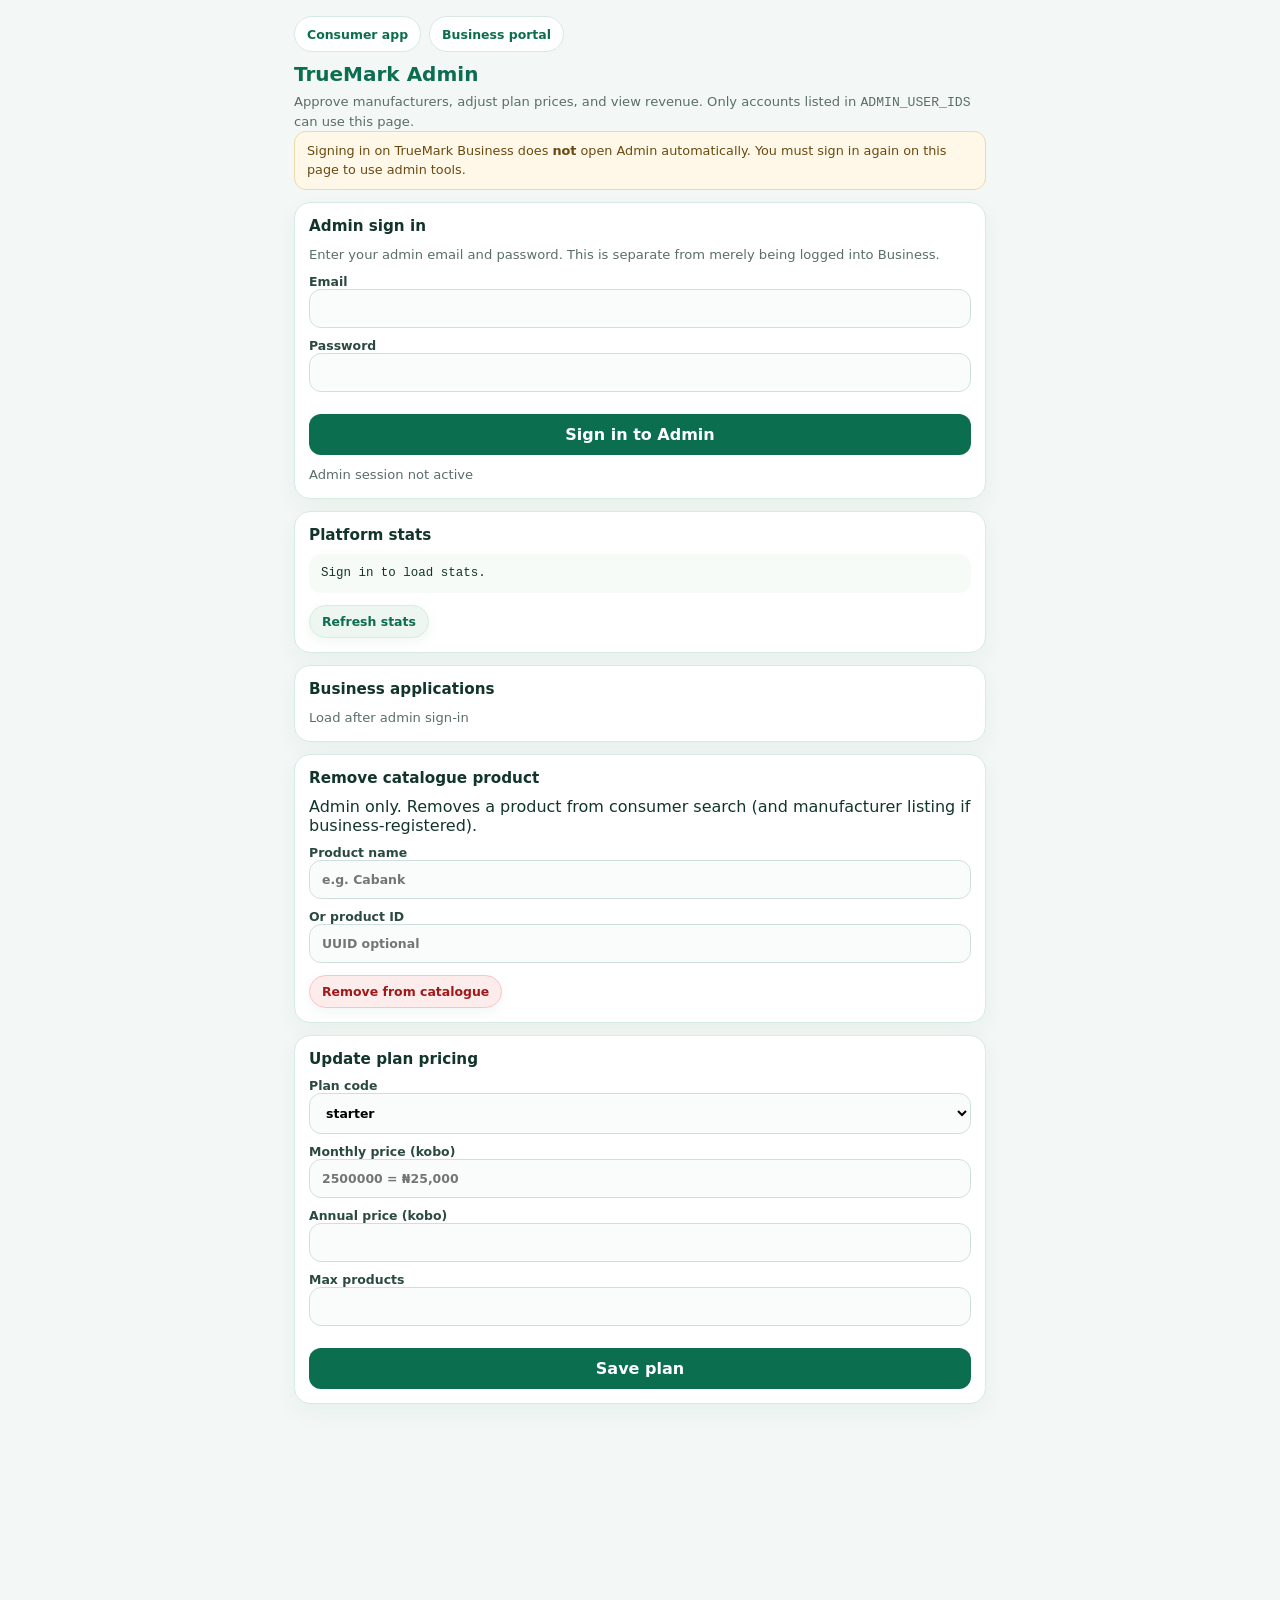
<file: admin.html>
<!DOCTYPE html>
<html lang="en">
<head>
  <meta charset="UTF-8" />
  <meta name="viewport" content="width=device-width, initial-scale=1, viewport-fit=cover" />
  <title>TrueMark Admin</title>
  <link rel="stylesheet" href="style.css" />
  <style>
    * { box-sizing: border-box; }
    body {
      margin: 0;
      background: #f3f7f5;
      font-family: "DM Sans", system-ui, sans-serif;
      color: #12352a;
    }
    .wrap {
      max-width: 720px;
      margin: 0 auto;
      padding: 16px 14px 96px;
      overflow-x: hidden;
    }
    .wrap h1 {
      color: #0b6e4f;
      font-size: 1.25rem;
      margin: 8px 0 6px;
    }
    .top-nav {
      display: flex;
      flex-wrap: wrap;
      gap: 8px;
      margin-bottom: 10px;
    }
    .top-nav a {
      display: inline-flex;
      align-items: center;
      min-height: 36px;
      padding: 0 12px;
      border-radius: 999px;
      background: #fff;
      border: 1px solid #d5ebe0;
      color: #0b6e4f;
      font-size: 0.78rem;
      font-weight: 700;
      text-decoration: none;
    }
    .muted { color: #5a6f66; font-size: 0.82rem; line-height: 1.45; }
    .card {
      background: #fff;
      border: 1px solid #d7ebe2;
      border-radius: 16px;
      padding: 14px;
      margin: 12px 0;
      box-shadow: 0 8px 22px rgba(11, 110, 79, 0.05);
      overflow: hidden;
    }
    .card h2 {
      margin: 0 0 10px;
      font-size: 0.95rem;
      color: #12352a;
    }
    label {
      display: block;
      font-size: 0.78rem;
      font-weight: 700;
      margin: 10px 0 4px;
      color: #2a4a3e;
    }
    input, select {
      width: 100%;
      max-width: 100%;
      padding: 11px 12px;
      border-radius: 12px;
      border: 1px solid #cfe0d8;
      font: inherit;
      background: #fafcfb;
    }
    .btn-row {
      display: flex;
      flex-wrap: wrap;
      gap: 8px;
      margin-top: 12px;
    }
    .scan-again-button, .chip-btn {
      border: none;
      cursor: pointer;
      font: inherit;
      font-weight: 700;
    }
    .scan-again-button {
      background: #0b6e4f;
      color: #fff;
      border-radius: 12px;
      padding: 11px 16px;
    }
    .chip-btn {
      background: #eef6f1;
      color: #0b6e4f;
      border-radius: 999px;
      padding: 8px 12px;
      font-size: 0.78rem;
      border: 1px solid #d5ebe0;
    }
    .chip-btn-danger {
      background: #fdecec;
      color: #a11818;
      border-color: #f5c6c6;
    }
    .chip-btn-warn {
      background: #fff6e5;
      color: #8a5a00;
      border-color: #f0d9a8;
    }
    #stats {
      margin: 0;
      padding: 10px 12px;
      background: #f7fbf8;
      border-radius: 12px;
      font-size: 0.78rem;
      line-height: 1.5;
      overflow-x: auto;
      white-space: pre-wrap;
      word-break: break-word;
    }
    .biz-list { display: flex; flex-direction: column; gap: 10px; }
    .biz-item {
      border: 1px solid #e0efe8;
      border-radius: 14px;
      padding: 12px;
      background: #f9fcfa;
    }
    .biz-item .name {
      font-weight: 800;
      font-size: 0.92rem;
      margin-bottom: 4px;
      word-break: break-word;
    }
    .biz-meta {
      font-size: 0.75rem;
      color: #5a6f66;
      line-height: 1.4;
      word-break: break-word;
    }
    .status {
      display: inline-block;
      margin-top: 6px;
      padding: 3px 10px;
      border-radius: 999px;
      font-size: 0.7rem;
      font-weight: 800;
      text-transform: uppercase;
      letter-spacing: 0.02em;
    }
    .status-pending { background: #fff6e5; color: #8a5a00; }
    .status-approved { background: #e7f7ef; color: #0b6e4f; }
    .status-rejected, .status-suspended { background: #fdecec; color: #a11818; }
    .biz-actions {
      display: flex;
      flex-wrap: wrap;
      gap: 6px;
      margin-top: 10px;
    }
    .empty {
      text-align: center;
      padding: 18px 8px;
      color: #5a6f66;
      font-size: 0.85rem;
    }
    .notice {
      background: #fff8e8;
      border: 1px solid #f0d9a8;
      color: #6a4a10;
      border-radius: 12px;
      padding: 10px 12px;
      font-size: 0.8rem;
      line-height: 1.45;
      margin-bottom: 12px;
    }
  </style>
</head>
<body>
  <div class="wrap">
    <div class="top-nav">
      <a href="./">Consumer app</a>
      <a href="./business.html">Business portal</a>
    </div>

    <h1>TrueMark Admin</h1>
    <p class="muted">Approve manufacturers, adjust plan prices, and view revenue. Only accounts listed in <code>ADMIN_USER_IDS</code> can use this page.</p>

    <div class="notice">
      Signing in on TrueMark Business does <strong>not</strong> open Admin automatically.
      You must sign in again on this page to use admin tools.
    </div>

    <div class="card" id="sessionCard" hidden>
      <h2>Admin session</h2>
      <p class="muted" id="whoActive">—</p>
      <p class="muted" id="adminGateMsg" style="margin-top:8px;"></p>
      <div class="btn-row">
        <button type="button" class="chip-btn" id="btnLogout">Close admin session</button>
        <button type="button" class="chip-btn" id="btnStats2">Refresh</button>
      </div>
    </div>

    <div class="card" id="loginCard">
      <h2>Admin sign in</h2>
      <p class="muted">Enter your admin email and password. This is separate from merely being logged into Business.</p>
      <label>Email <input id="email" type="email" autocomplete="username" /></label>
      <label>Password <input id="password" type="password" autocomplete="current-password" /></label>
      <div class="btn-row">
        <button type="button" class="scan-again-button" id="btnLogin">Sign in to Admin</button>
      </div>
      <p class="muted" id="who" style="margin-top:10px;">Admin session not active</p>
    </div>

    <div class="card">
      <h2>Platform stats</h2>
      <pre id="stats">Sign in to load stats.</pre>
      <div class="btn-row">
        <button type="button" class="chip-btn" id="btnStats">Refresh stats</button>
      </div>
    </div>

    <div class="card">
      <h2>Business applications</h2>
      <div id="bizTable" class="muted">Load after admin sign-in</div>
    </div>

    <div class="card">
      <h2>Remove catalogue product</h2>
      <p class="hint">Admin only. Removes a product from consumer search (and manufacturer listing if business-registered).</p>
      <label>Product name
        <input id="removeProductName" placeholder="e.g. Cabank" />
      </label>
      <label>Or product ID
        <input id="removeProductId" placeholder="UUID optional" />
      </label>
      <div class="btn-row">
        <button type="button" class="chip-btn chip-btn-danger" id="btnRemoveProduct">Remove from catalogue</button>
      </div>
      <p class="msg" id="removeProductMsg"></p>
    </div>

    <div class="card">
      <h2>Update plan pricing</h2>
      <label>Plan code
        <select id="planCode">
          <option value="starter">starter</option>
          <option value="professional">professional</option>
          <option value="business">business</option>
          <option value="enterprise">enterprise</option>
        </select>
      </label>
      <label>Monthly price (kobo) <input id="priceMonthly" type="number" inputmode="numeric" placeholder="2500000 = ₦25,000" /></label>
      <label>Annual price (kobo) <input id="priceAnnual" type="number" inputmode="numeric" /></label>
      <label>Max products <input id="maxProducts" type="number" inputmode="numeric" /></label>
      <div class="btn-row">
        <button type="button" class="scan-again-button" id="btnPlan">Save plan</button>
      </div>
      <p id="planMsg" class="muted"></p>
    </div>
  </div>

  <script>
  const API = "https://truemark-ai.edialeeghonghon.workers.dev";
  const TOKEN_KEY = "truemark_auth_token";
  const USER_KEY = "truemark_auth_user";
  const ADMIN_GATE = "truemark_admin_gate";

  const $ = (id) => document.getElementById(id);
  const token = () => localStorage.getItem(TOKEN_KEY) || "";
  const headers = () => ({
    "Content-Type": "application/json",
    ...(token() ? { Authorization: "Bearer " + token() } : {})
  });

  function adminUnlocked() {
    try { return sessionStorage.getItem(ADMIN_GATE) === "1"; } catch (_) { return false; }
  }
  function unlockAdmin() {
    try { sessionStorage.setItem(ADMIN_GATE, "1"); } catch (_) {}
  }
  function lockAdmin() {
    try { sessionStorage.removeItem(ADMIN_GATE); } catch (_) {}
  }

  function esc(s) {
    return String(s || "")
      .replace(/&/g, "&amp;")
      .replace(/</g, "&lt;")
      .replace(/>/g, "&gt;")
      .replace(/"/g, "&quot;");
  }

  function showLoggedIn(user) {
    const loginCard = $("loginCard");
    const sessionCard = $("sessionCard");
    if (loginCard) loginCard.hidden = true;
    if (sessionCard) sessionCard.hidden = false;
    const label =
      "Signed in as " + (user?.email || "admin") +
      (user?.id ? " · id: " + user.id : "");
    if ($("whoActive")) $("whoActive").textContent = label;
    if ($("who")) $("who").textContent = label;
  }

  function showLoggedOut() {
    const loginCard = $("loginCard");
    const sessionCard = $("sessionCard");
    if (loginCard) loginCard.hidden = false;
    if (sessionCard) sessionCard.hidden = true;
    if ($("who")) $("who").textContent = "Admin session not active";
    if ($("whoActive")) $("whoActive").textContent = "—";
    if ($("adminGateMsg")) $("adminGateMsg").textContent = "";
    if ($("stats")) $("stats").textContent = "Sign in to load stats.";
    if ($("bizTable")) $("bizTable").textContent = "Load after admin sign-in";
  }

  async function api(path, options = {}) {
    const res = await fetch(API + path, {
      ...options,
      headers: { ...headers(), ...(options.headers || {}) }
    });
    const data = await res.json().catch(() => ({}));
    if (!res.ok) {
      const err = new Error(data.error || data.message || String(res.status));
      err.status = res.status;
      throw err;
    }
    return data;
  }

  async function loadStats() {
    const data = await api("/admin/stats");
    const s = data.stats || {};
    $("stats").textContent =
      "Businesses: " + (s.businesses || 0) +
      "\nApproved: " + (s.approved || 0) +
      "\nSuccessful payments: " + (s.successful_payments || 0) +
      "\nRevenue (NGN): " + ((s.revenue_kobo || 0) / 100).toLocaleString() +
      "\nConsumer reports: " + (s.consumer_reports || 0);
  }

  async function loadBusinesses() {
    const data = await api("/admin/businesses");
    const rows = data.businesses || [];
    if (!rows.length) {
      $("bizTable").innerHTML = '<div class="empty">No business applications yet.</div>';
      return;
    }
    $("bizTable").innerHTML =
      '<div class="biz-list">' +
      rows.map((b) => {
        const st = (b.status || "pending").toLowerCase();
        return (
          '<div class="biz-item">' +
          '<div class="name">' + esc(b.legal_name) + "</div>" +
          '<div class="biz-meta">' +
          esc(b.email) +
          (b.phone ? " · " + esc(b.phone) : "") +
          "<br/>Plan: " + esc(b.plan_code || "starter") +
          (b.registration_number ? " · CAC: " + esc(b.registration_number) : "") +
          "</div>" +
          '<span class="status status-' + esc(st) + '">' + esc(st) + "</span>" +
          '<div class="biz-actions">' +
          '<button type="button" class="chip-btn" data-id="' + esc(b.id) + '" data-status="approved">Approve</button>' +
          '<button type="button" class="chip-btn chip-btn-warn" data-id="' + esc(b.id) + '" data-status="rejected">Reject</button>' +
          '<button type="button" class="chip-btn chip-btn-danger" data-id="' + esc(b.id) + '" data-status="suspended">Suspend</button>' +
          "</div></div>"
        );
      }).join("") +
      "</div>";

    $("bizTable").querySelectorAll("button[data-id]").forEach((btn) => {
      btn.addEventListener("click", async () => {
        try {
          await api("/admin/businesses/status", {
            method: "POST",
            body: JSON.stringify({
              business_id: btn.getAttribute("data-id"),
              status: btn.getAttribute("data-status")
            })
          });
          await loadBusinesses();
          await loadStats();
        } catch (e) {
          alert(e.message);
        }
      });
    });
  }

  async function loadAll(user) {
    try {
      await loadStats();
      await loadBusinesses();
      if ($("adminGateMsg")) {
        $("adminGateMsg").textContent = "Admin access granted. You can approve manufacturers below.";
        $("adminGateMsg").style.color = "#0b6e4f";
      }
    } catch (e) {
      const msg = e.message || "Failed";
      $("stats").textContent = msg;
      $("bizTable").textContent = msg;
      if ($("adminGateMsg")) {
        if (String(msg).toLowerCase().includes("admin") || e.status === 403) {
          const id = user?.id || "(unknown)";
          $("adminGateMsg").textContent =
            "Signed in, but this account is not an admin. Your user id is: " + id +
            ". It must match Cloudflare secret ADMIN_USER_IDS.";
          $("adminGateMsg").style.color = "#a11818";
        } else {
          $("adminGateMsg").textContent = msg;
          $("adminGateMsg").style.color = "#a11818";
        }
      }
    }
  }

  $("btnLogin").onclick = async () => {
    try {
      $("who").textContent = "Signing in…";
      const data = await api("/auth/login", {
        method: "POST",
        body: JSON.stringify({
          email: $("email").value.trim(),
          password: $("password").value
        })
      });
      if (data.token) localStorage.setItem(TOKEN_KEY, data.token);
      if (data.user) localStorage.setItem(USER_KEY, JSON.stringify(data.user));
      unlockAdmin();
      showLoggedIn(data.user);
      await loadAll(data.user);
    } catch (e) {
      lockAdmin();
      showLoggedOut();
      $("who").textContent = e.message || "Sign in failed";
    }
  };

  $("btnLogout").onclick = () => {
    lockAdmin();
    showLoggedOut();
    $("who").textContent = "Admin session closed. Sign in again to use admin tools.";
  };

  $("btnStats").onclick = () => loadAll();
  $("btnStats2").onclick = () => loadAll();

  if ($("btnRemoveProduct")) {
    $("btnRemoveProduct").onclick = async () => {
      const msg = $("removeProductMsg");
      try {
        if (msg) msg.textContent = "Removing…";
        const body = {};
        const id = ($("removeProductId") && $("removeProductId").value || "").trim();
        const name = ($("removeProductName") && $("removeProductName").value || "").trim();
        if (id) body.product_id = id;
        if (name) body.name = name;
        if (!id && !name) {
          if (msg) msg.textContent = "Enter a product name or ID.";
          return;
        }
        if (!confirm("Remove this product from the TrueMark catalogue?")) return;
        const data = await api("/admin/products/remove", {
          method: "POST",
          body: JSON.stringify(body)
        });
        if (msg) msg.textContent = data.message || ("Removed " + (data.removed_count || 0) + " record(s).");
        if ($("removeProductName")) $("removeProductName").value = "";
        if ($("removeProductId")) $("removeProductId").value = "";
      } catch (e) {
        if (msg) msg.textContent = e.message || "Remove failed";
      }
    };
  }

  $("btnPlan").onclick = async () => {
    try {
      const body = { code: $("planCode").value };
      if ($("priceMonthly").value) body.price_monthly_kobo = Number($("priceMonthly").value);
      if ($("priceAnnual").value) body.price_annual_kobo = Number($("priceAnnual").value);
      if ($("maxProducts").value) body.max_products = Number($("maxProducts").value);
      await api("/admin/plans", { method: "POST", body: JSON.stringify(body) });
      $("planMsg").textContent = "Plan updated.";
    } catch (e) {
      $("planMsg").textContent = e.message;
    }
  };

  // Business/consumer login must NOT auto-enter admin.
  if (token() && adminUnlocked()) {
    let user = null;
    try { user = JSON.parse(localStorage.getItem(USER_KEY) || "null"); } catch (_) {}
    showLoggedIn(user || { email: "admin session" });
    loadAll(user);
  } else {
    showLoggedOut();
    if (token()) {
      $("who").textContent =
        "You may be signed in on TrueMark Business, but Admin requires a separate Sign in on this page.";
    }
  }
  </script>
</body>
</html>
</file>
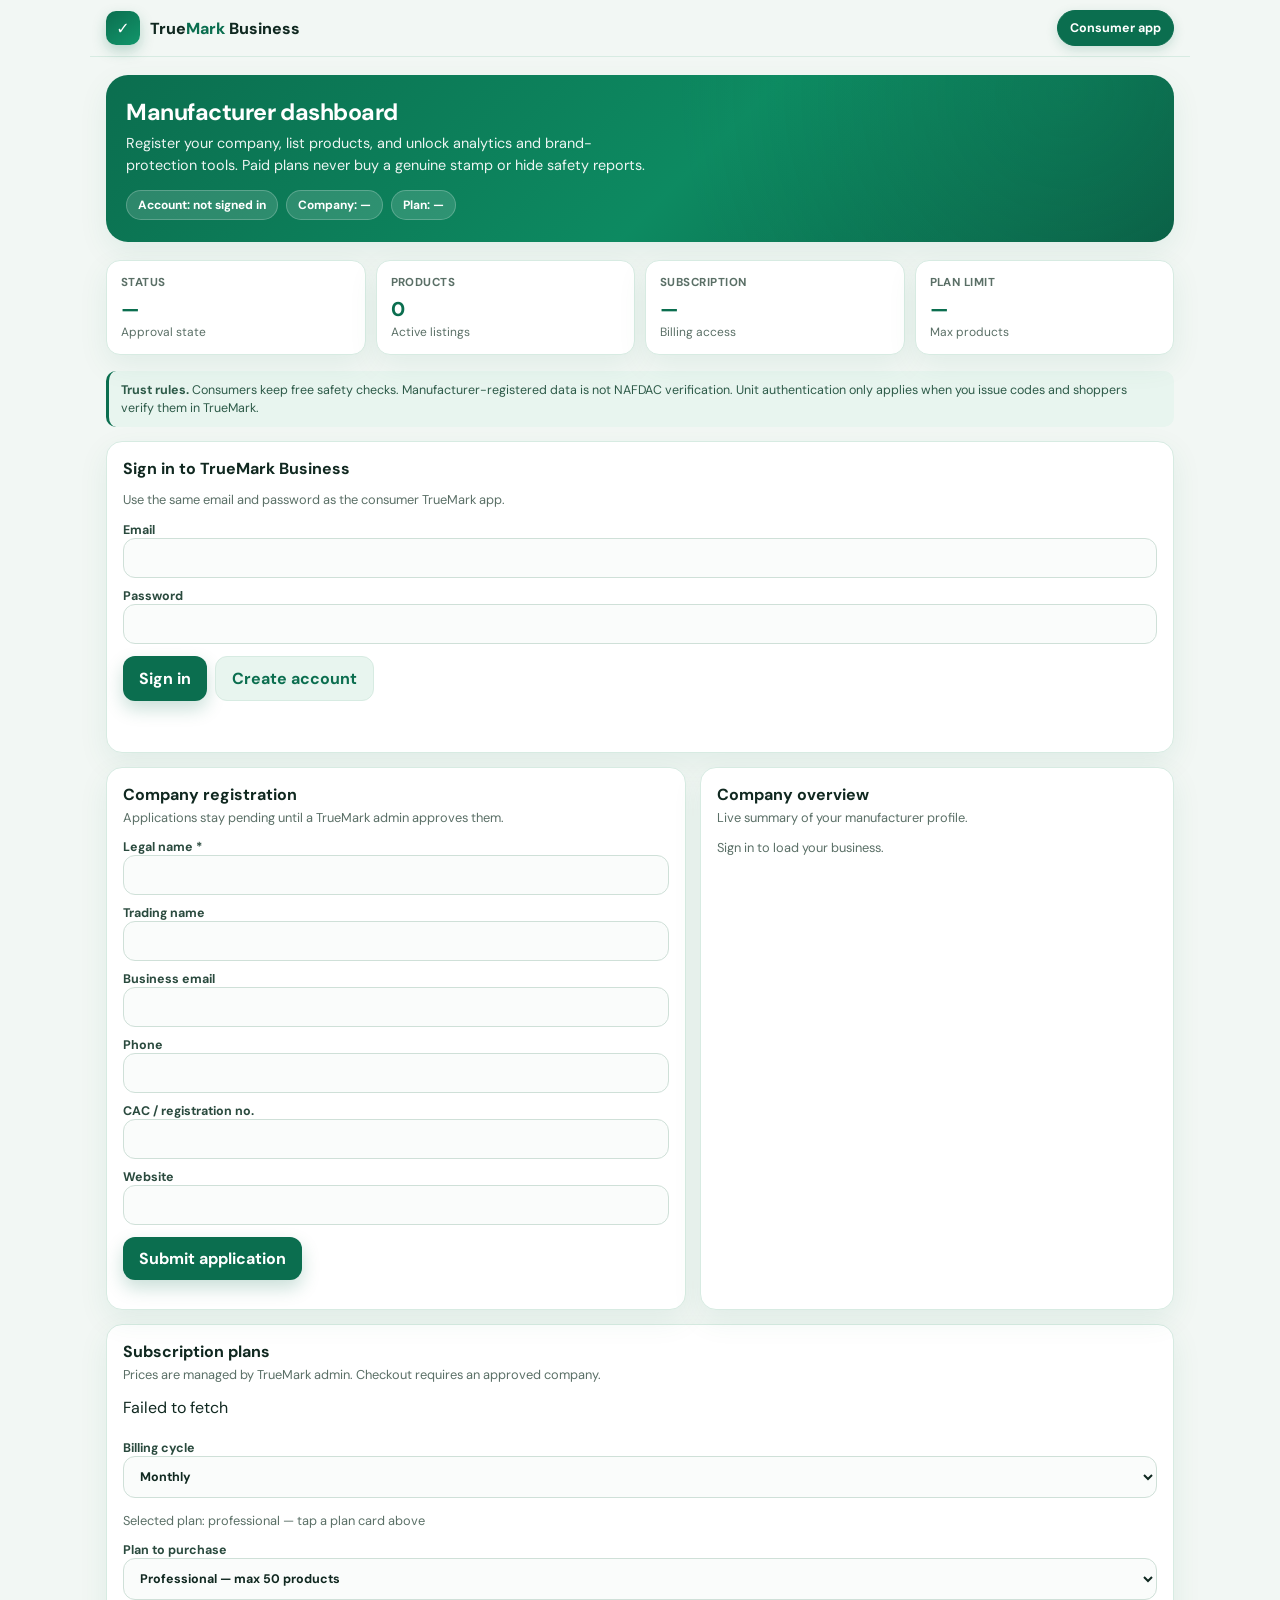
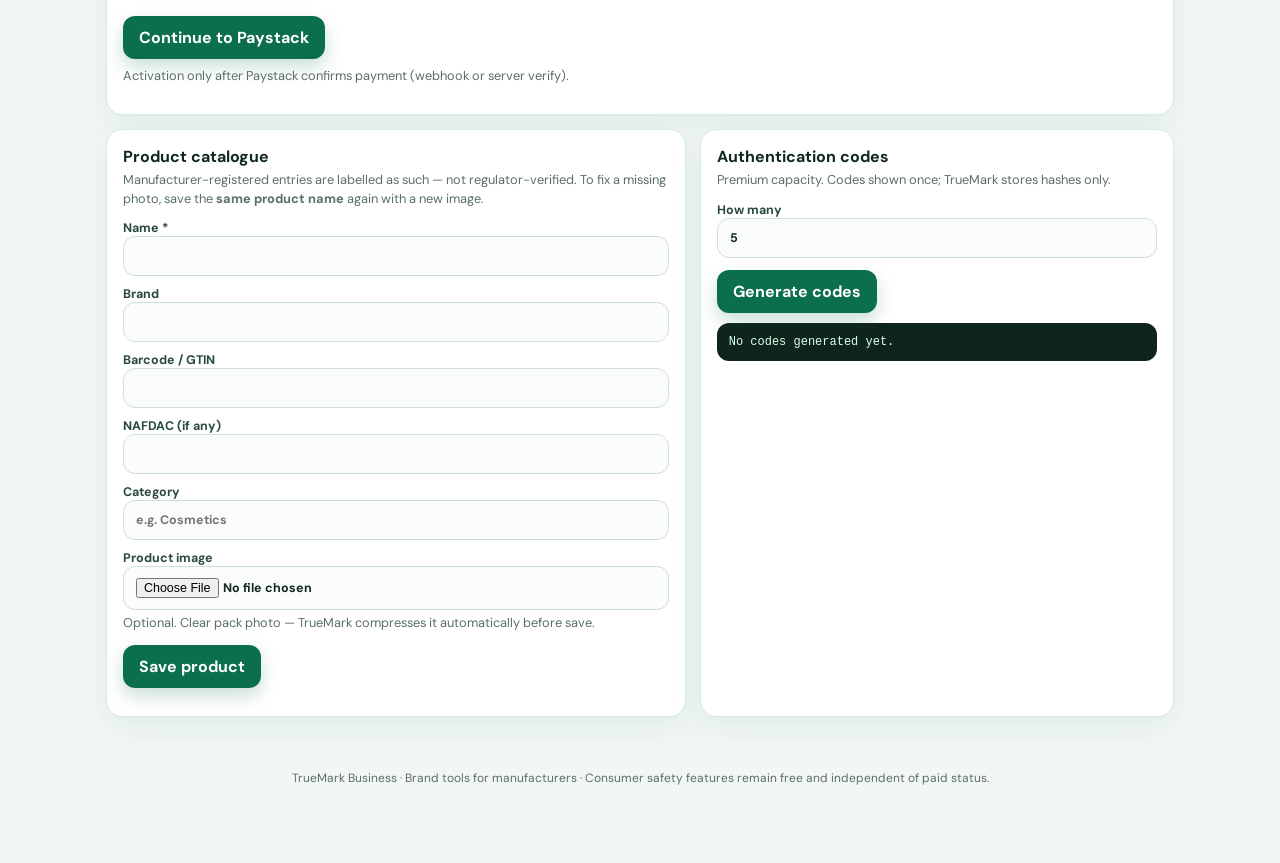
<file: business.html>
<!DOCTYPE html>
<html lang="en">
<head>
  <meta charset="UTF-8" />
  <meta name="viewport" content="width=device-width, initial-scale=1, viewport-fit=cover" />
  <title>TrueMark Business — Manufacturer Portal</title>
  <meta name="description" content="TrueMark for Business — register products, manage subscriptions, and protect your brand." />
  <link rel="preconnect" href="https://fonts.googleapis.com" />
  <link rel="preconnect" href="https://fonts.gstatic.com" crossorigin />
  <link href="https://fonts.googleapis.com/css2?family=DM+Sans:wght@400;500;600;700;800&display=swap" rel="stylesheet" />
  <style>
    :root {
      --green: #0b6e4f;
      --green-dark: #08553c;
      --green-soft: #e8f5ef;
      --ink: #102820;
      --muted: #5a6f66;
      --line: #d7ebe2;
      --bg: #f2f7f4;
      --card: #ffffff;
      --warn: #8a5a00;
      --warn-bg: #fff6e5;
      --danger: #a11818;
      --danger-bg: #fdecec;
      --shadow: 0 10px 30px rgba(11, 110, 79, 0.08);
      --radius: 16px;
    }
    * { box-sizing: border-box; }
    html, body { margin: 0; padding: 0; }
    body {
      font-family: "DM Sans", system-ui, -apple-system, sans-serif;
      background: var(--bg);
      color: var(--ink);
      min-height: 100vh;
    }
    a { color: var(--green); text-decoration: none; font-weight: 600; }
    a:hover { text-decoration: underline; }
    .shell { max-width: 1100px; margin: 0 auto; padding: 0 16px 64px; }
    
    .brand {
      display: flex; align-items: center; gap: 10px;
      font-weight: 800; color: var(--ink); text-decoration: none;
    }
    .brand-mark {
      width: 34px; height: 34px; border-radius: 10px;
      background: linear-gradient(145deg, var(--green), #12966b);
      color: #fff; display: grid; place-items: center; font-size: 1rem;
      box-shadow: 0 6px 14px rgba(11, 110, 79, 0.25);
    }
    .brand span span { color: var(--green); }
    .topbar {
      position: sticky;
      top: 0;
      z-index: 40;
      backdrop-filter: blur(10px);
      background: rgba(242, 247, 244, 0.94);
      border-bottom: 1px solid var(--line);
      margin: 0 -16px 18px;
      padding: 10px 16px;
      display: flex;
      flex-direction: column;
      gap: 10px;
    }
    .topbar-row {
      display: flex;
      align-items: center;
      justify-content: space-between;
      gap: 10px;
      min-width: 0;
    }
    .top-actions {
      display: flex;
      flex-wrap: wrap;
      gap: 8px;
      align-items: center;
      justify-content: flex-end;
      flex: 1;
      min-width: 0;
    }
    .pill {
      display: inline-flex;
      align-items: center;
      justify-content: center;
      gap: 6px;
      min-height: 36px;
      max-width: 100%;
      padding: 0 12px;
      border-radius: 999px;
      border: 1px solid var(--line);
      background: #fff;
      color: var(--green);
      font-size: 0.78rem;
      font-weight: 700;
      text-decoration: none;
      cursor: pointer;
      box-shadow: 0 2px 8px rgba(11, 110, 79, 0.05);
      transition: background 0.15s ease, box-shadow 0.15s ease;
      white-space: nowrap;
      font-family: inherit;
      line-height: 1;
    }
    .pill:hover {
      background: var(--green-soft);
      text-decoration: none;
      box-shadow: 0 4px 12px rgba(11, 110, 79, 0.08);
    }
    .pill-primary {
      background: var(--green);
      border-color: var(--green);
      color: #fff;
      box-shadow: 0 4px 12px rgba(11, 110, 79, 0.18);
    }
    .pill-primary:hover {
      background: var(--green-dark);
      border-color: var(--green-dark);
      color: #fff;
    }
    .pill-muted {
      background: #fff;
      color: var(--muted);
      border-color: #d5e0db;
    }
    .pill-muted:hover {
      background: #f4f7f5;
      color: var(--ink);
    }
    .staff-bar {
      display: none;
      width: 100%;
      padding-top: 2px;
    }
    .staff-bar.show {
      display: block;
    }
    .staff-bar a {
      display: inline-flex;
      align-items: center;
      min-height: 34px;
      padding: 0 12px;
      border-radius: 10px;
      border: 1px dashed #b7d6c8;
      background: #f7fbf9;
      color: #0b6e4f;
      font-size: 0.75rem;
      font-weight: 700;
      text-decoration: none;
    }
    .staff-bar a:hover { background: #eef7f2; }
    @media (max-width: 480px) {
      .brand { min-width: 0; }
      .brand span:not(.brand-mark) {
        font-size: 0.88rem;
        overflow: hidden;
        text-overflow: ellipsis;
        white-space: nowrap;
        max-width: 42vw;
      }
      .pill {
        padding: 0 10px;
        font-size: 0.72rem;
        min-height: 34px;
      }
    }
    .hero {
      background:
        radial-gradient(circle at 90% 10%, rgba(18, 150, 107, 0.18), transparent 40%),
        linear-gradient(135deg, #0b6e4f 0%, #0d8a61 55%, #0a5c43 100%);
      color: #fff; border-radius: 22px; padding: 22px 20px;
      box-shadow: var(--shadow); margin-bottom: 18px;
    }
    .hero h1 { margin: 0 0 6px; font-size: 1.45rem; letter-spacing: -0.02em; }
    .hero p { margin: 0; opacity: 0.92; font-size: 0.9rem; line-height: 1.5; max-width: 52ch; }
    .hero-meta { display: flex; flex-wrap: wrap; gap: 8px; margin-top: 14px; }
    .hero-chip {
      background: rgba(255,255,255,0.14); border: 1px solid rgba(255,255,255,0.22);
      border-radius: 999px; padding: 6px 11px; font-size: 0.75rem; font-weight: 700;
    }
    .stats {
      display: grid; grid-template-columns: repeat(2, 1fr); gap: 10px; margin-bottom: 16px;
    }
    @media (min-width: 720px) { .stats { grid-template-columns: repeat(4, 1fr); } }
    .stat {
      background: var(--card); border: 1px solid var(--line);
      border-radius: 14px; padding: 14px; box-shadow: var(--shadow);
    }
    .stat .label {
      font-size: 0.72rem; font-weight: 700; color: var(--muted);
      text-transform: uppercase; letter-spacing: 0.04em;
    }
    .stat .value {
      margin-top: 6px; font-size: 1.25rem; font-weight: 800;
      color: var(--green); word-break: break-word;
    }
    .stat .sub { margin-top: 2px; font-size: 0.75rem; color: var(--muted); }
    .grid { display: grid; gap: 14px; }
    @media (min-width: 900px) { .grid-2 { grid-template-columns: 1.1fr 0.9fr; } }
    .card {
      background: var(--card); border: 1px solid var(--line);
      border-radius: var(--radius); padding: 16px; box-shadow: var(--shadow);
    }
    .card h2 { margin: 0 0 4px; font-size: 1rem; color: var(--ink); }
    .card .hint { margin: 0 0 12px; font-size: 0.8rem; color: var(--muted); line-height: 1.45; }
    .trust {
      border-left: 3px solid var(--green); background: var(--green-soft);
      border-radius: 10px; padding: 10px 12px; font-size: 0.78rem;
      color: #2d5a48; line-height: 1.45; margin-bottom: 14px;
    }
    label {
      display: block; font-size: 0.78rem; font-weight: 700;
      margin: 10px 0 4px; color: #2a4a3e;
    }
    input, select, textarea {
      width: 100%; padding: 11px 12px; border-radius: 12px;
      border: 1px solid #cfe0d8; background: #fafcfb; font: inherit; color: var(--ink);
    }
    textarea { min-height: 72px; resize: vertical; }
    .btn-row { display: flex; flex-wrap: wrap; gap: 8px; margin-top: 12px; }
    .btn {
      border: none; cursor: pointer; font: inherit; font-weight: 700;
      border-radius: 12px; padding: 11px 16px;
    }
    .btn-primary {
      background: var(--green); color: #fff;
      box-shadow: 0 8px 18px rgba(11, 110, 79, 0.22);
    }
    .btn-primary:hover { background: var(--green-dark); }
    .btn-secondary {
      background: var(--green-soft); color: var(--green); border: 1px solid var(--line);
    }
    .status-pill {
      display: inline-flex; align-items: center; padding: 4px 10px;
      border-radius: 999px; font-size: 0.72rem; font-weight: 800;
      text-transform: uppercase; letter-spacing: 0.03em;
      background: var(--green-soft); color: var(--green);
    }
    .status-pending { background: var(--warn-bg); color: var(--warn); }
    .status-suspended, .status-rejected { background: var(--danger-bg); color: var(--danger); }
    .plan-grid { display: grid; gap: 10px; }
    @media (min-width: 640px) { .plan-grid { grid-template-columns: 1fr 1fr; } }
    .plan {
      border: 1px solid var(--line); border-radius: 14px; padding: 14px; background: #f9fcfa;
    }
    .plan.featured {
      border-color: #9fd6bf; background: linear-gradient(180deg, #f3fbf7, #fff);
    }
    .plan strong { display: block; color: var(--green); font-size: 0.95rem; margin-bottom: 4px; }
    .plan .price { font-size: 1.2rem; font-weight: 800; margin: 6px 0; }
    .plan .muted { color: var(--muted); font-size: 0.78rem; line-height: 1.4; }
    .product-list { margin-top: 12px; }
    .product-item { padding: 12px 0; border-bottom: 1px solid #e8f0ec; }
    .product-item:last-child { border-bottom: none; }
    .product-item strong { display: block; font-size: 0.92rem; }
    .product-item .meta { font-size: 0.75rem; color: var(--muted); margin-top: 3px; line-height: 1.4; }
    .badge {
      display: inline-block; margin-top: 6px; font-size: 0.68rem; font-weight: 800;
      padding: 3px 8px; border-radius: 999px; background: #eef2ff; color: #3b4ccc;
    }
    .auth-error { color: var(--danger); font-size: 0.8rem; margin-top: 8px; min-height: 1.1em; }
    .msg { font-size: 0.8rem; color: var(--muted); margin-top: 8px; line-height: 1.4; }
    pre.code-out {
      white-space: pre-wrap; word-break: break-all; font-size: 0.75rem;
      background: #0f241c; color: #d7ffe9; border-radius: 12px;
      padding: 12px; margin-top: 10px; max-height: 220px; overflow: auto;
    }
    .section-title { display: flex; align-items: center; justify-content: space-between; gap: 8px; margin-bottom: 8px; }
    .footer-actions {
      margin-top: 28px;
      display: flex;
      justify-content: center;
      padding: 8px 0 4px;
    }
    .footer-actions .btn {
      min-width: 140px;
    }
    .footer-note {
      margin-top: 12px; text-align: center; font-size: 0.75rem; color: var(--muted); line-height: 1.5;
    }
  </style>
</head>
<body>
  <div class="shell">
    <header class="topbar">
      <div class="topbar-row">
        <a class="brand" href="./business.html">
          <span class="brand-mark">✓</span>
          <span>True<span>Mark</span> Business</span>
        </a>
        <div class="top-actions">
          <a class="pill pill-primary" href="./" title="Open TrueMark consumer app">Consumer app</a>
        </div>
      </div>
      <div class="staff-bar" id="staffBar" hidden>
        <a id="adminNavLink" href="./admin.html" title="Platform admin only">Staff · Admin portal</a>
      </div>
    </header>

    <section class="hero">
      <h1>Manufacturer dashboard</h1>
      <p>
        Register your company, list products, and unlock analytics and brand-protection tools.
        Paid plans never buy a genuine stamp or hide safety reports.
      </p>
      <div class="hero-meta">
        <span class="hero-chip" id="heroAccount">Account: checking…</span>
        <span class="hero-chip" id="heroBiz">Company: —</span>
        <span class="hero-chip" id="heroPlan">Plan: —</span>
      </div>
    </section>

    <div class="stats" id="statsRow">
      <div class="stat">
        <div class="label">Status</div>
        <div class="value" id="statStatus">—</div>
        <div class="sub">Approval state</div>
      </div>
      <div class="stat">
        <div class="label">Products</div>
        <div class="value" id="statProducts">0</div>
        <div class="sub">Active listings</div>
      </div>
      <div class="stat">
        <div class="label">Subscription</div>
        <div class="value" id="statSub">—</div>
        <div class="sub">Billing access</div>
      </div>
      <div class="stat">
        <div class="label">Plan limit</div>
        <div class="value" id="statLimit">—</div>
        <div class="sub">Max products</div>
      </div>
    </div>

    <div class="trust">
      <strong>Trust rules.</strong>
      Consumers keep free safety checks. Manufacturer-registered data is not NAFDAC verification.
      Unit authentication only applies when you issue codes and shoppers verify them in TrueMark.
    </div>

    <div class="card" id="sessionBanner" hidden>
      <div class="section-title">
        <h2>Signed in</h2>
      </div>
      <p class="hint" id="sessionLabel">—</p>
    </div>

    <div class="card" id="authCard">
      <div class="section-title"><h2 id="authTitle">Sign in to TrueMark Business</h2></div>
      <p class="hint" id="authHint">Use the same email and password as the consumer TrueMark app.</p>

      <div id="loginFields">
        <label>Email <input id="email" type="email" autocomplete="username" /></label>
        <label>Password <input id="password" type="password" autocomplete="current-password" /></label>
      </div>

      <div id="signupFields" hidden>
        <label>Display name <input id="displayName" type="text" autocomplete="nickname" placeholder="Your name or company contact" /></label>
        <label>Email <input id="emailSignup" type="email" autocomplete="email" /></label>
        <label>Password <input id="passwordSignup" type="password" autocomplete="new-password" placeholder="At least 8 characters" /></label>
      </div>

      <div class="btn-row" id="authActions">
        <button type="button" class="btn btn-primary" id="btnPrimaryAuth">Sign in</button>
        <button type="button" class="btn btn-secondary" id="btnSecondaryAuth">Create account</button>
      </div>
      <p class="auth-error" id="authError"></p>
    </div>

    <div class="grid grid-2" style="margin-top:14px;">
      <div class="card" id="registerCard">
        <h2>Company registration</h2>
        <p class="hint">Applications stay pending until a TrueMark admin approves them.</p>
        <label>Legal name * <input id="legalName" /></label>
        <label>Trading name <input id="tradingName" /></label>
        <label>Business email <input id="bizEmail" type="email" /></label>
        <label>Phone <input id="phone" /></label>
        <label>CAC / registration no. <input id="regNo" /></label>
        <label>Website <input id="website" /></label>
        <div class="btn-row">
          <button type="button" class="btn btn-primary" id="btnRegister">Submit application</button>
        </div>
        <p class="msg" id="bizStatus"></p>
      </div>

      <div class="card" id="dashboardCard">
        <h2>Company overview</h2>
        <p class="hint">Live summary of your manufacturer profile.</p>
        <div id="dashDetail"><p class="msg">Sign in to load your business.</p></div>
      </div>
    </div>

    <div class="card" style="margin-top:14px;">
      <h2>Subscription plans</h2>
      <p class="hint">Prices are managed by TrueMark admin. Checkout requires an approved company.</p>
      <div class="plan-grid" id="planGrid"><p class="msg">Loading plans…</p></div>
      <div class="grid" style="margin-top:12px; gap:10px;">
        <div>
          <label>Billing cycle
            <select id="billingCycle">
              <option value="monthly">Monthly</option>
              <option value="annual">Annual</option>
            </select>
          </label>
        </div>
        <div>
          <p class="hint" id="selectedPlanLabel">Selected plan: professional — tap a plan card above</p>
          <label>Plan to purchase
            <select id="planSelect">
              <option value="professional">Professional — max 50 products</option>
              <option value="business">Business — max 200 products</option>
            </select>
          </label>
        </div>
      </div>
      <div class="btn-row">
        <button type="button" class="btn btn-primary" id="btnCheckout">Continue to Paystack</button>
      </div>
      <p class="msg">Activation only after Paystack confirms payment (webhook or server verify).</p>
    </div>

    <div class="grid grid-2" style="margin-top:14px;">
      <div class="card">
        <h2>Product catalogue</h2>
        <p class="hint">Manufacturer-registered entries are labelled as such — not regulator-verified. To fix a missing photo, save the <strong>same product name</strong> again with a new image.</p>
        <label>Name * <input id="prodName" /></label>
        <label>Brand <input id="prodBrand" /></label>
        <label>Barcode / GTIN <input id="prodBarcode" /></label>
        <label>NAFDAC (if any) <input id="prodNafdac" /></label>
        <label>Category <input id="prodCategory" placeholder="e.g. Cosmetics" /></label>
        <label>Product image
          <input id="prodImage" type="file" accept="image/*" />
        </label>
        <p class="hint">Optional. Clear pack photo — TrueMark compresses it automatically before save.</p>
        <div id="prodImagePreview" class="msg"></div>
        <div class="btn-row">
          <button type="button" class="btn btn-primary" id="btnAddProduct">Save product</button>
        </div>
        <div class="product-list" id="productList"></div>
      </div>

      <div class="card">
        <h2>Authentication codes</h2>
        <p class="hint">Premium capacity. Codes shown once; TrueMark stores hashes only.</p>
        <label>How many
          <input id="codeCount" type="number" min="1" max="50" value="5" />
        </label>
        <div class="btn-row">
          <button type="button" class="btn btn-primary" id="btnCodes">Generate codes</button>
        </div>
        <pre class="code-out" id="codeOut">No codes generated yet.</pre>
      </div>
    </div>

    <div class="footer-actions" id="footerActions">
      <button type="button" class="btn btn-secondary" id="btnLogoutFooter" hidden>Sign out</button>
    </div>
    <p class="footer-note">
      TrueMark Business · Brand tools for manufacturers ·
      Consumer safety features remain free and independent of paid status.
    </p>
  </div>

  <script>
  /* TrueMark Business UI v1.2.1 — includes refreshBiz */
  const API = "https://truemark-ai.edialeeghonghon.workers.dev";
  const TOKEN_KEY = "truemark_auth_token";
  const USER_KEY = "truemark_auth_user";
  const $ = (id) => document.getElementById(id);
  const token = () => localStorage.getItem(TOKEN_KEY) || "";
  const authHeaders = () => ({
    "Content-Type": "application/json",
    ...(token() ? { Authorization: "Bearer " + token() } : {})
  });

  function esc(s) {
    return String(s || "")
      .replace(/&/g, "&amp;")
      .replace(/</g, "&lt;")
      .replace(/>/g, "&gt;")
      .replace(/"/g, "&quot;");
  }
  function setError(msg) {
    const el = $("authError");
    if (el) el.textContent = msg || "";
  }
  async function api(path, options = {}) {
    const res = await fetch(API + path, {
      ...options,
      headers: { ...authHeaders(), ...(options.headers || {}) }
    });
    const data = await res.json().catch(() => ({}));
    if (!res.ok) throw new Error(data.error || data.message || res.statusText);
    return data;
  }
  function setHero(account, biz, plan) {
    $("heroAccount").textContent = "Account: " + account;
    $("heroBiz").textContent = "Company: " + biz;
    $("heroPlan").textContent = "Plan: " + plan;
  }
  function statusClass(status) {
    const s = String(status || "").toLowerCase();
    if (s === "pending") return "status-pill status-pending";
    if (s === "suspended" || s === "rejected") return "status-pill status-suspended";
    return "status-pill";
  }

  

  let authMode = "login";

  function setAuthMode(mode) {
    authMode = mode === "signup" ? "signup" : "login";
    const isSignup = authMode === "signup";
    const loginFields = $("loginFields");
    const signupFields = $("signupFields");
    if (loginFields) {
      loginFields.hidden = isSignup;
      loginFields.style.display = isSignup ? "none" : "block";
    }
    if (signupFields) {
      signupFields.hidden = !isSignup;
      signupFields.style.display = isSignup ? "block" : "none";
    }
    const primary = $("btnPrimaryAuth");
    const secondary = $("btnSecondaryAuth");
    if (primary) primary.textContent = isSignup ? "Create account" : "Sign in";
    if (secondary) secondary.textContent = isSignup ? "Back to sign in" : "Create account";
    if ($("authTitle")) {
      $("authTitle").textContent = isSignup
        ? "Create a TrueMark Business account"
        : "Sign in to TrueMark Business";
    }
    if ($("authHint")) {
      $("authHint").textContent = isSignup
        ? "Create an account to register your company. You can use this same login on the consumer app."
        : "Use the same email and password as the consumer TrueMark app.";
    }
    setError("");
  }

  function showSessionUI(user) {
    const authCard = $("authCard");
    const sessionBanner = $("sessionBanner");
    const logoutBtn = $("btnLogoutFooter");
    if (authCard) authCard.hidden = true;
    if (sessionBanner) sessionBanner.hidden = false;
    if (logoutBtn) logoutBtn.hidden = false;
    if ($("sessionLabel")) {
      $("sessionLabel").textContent =
        (user && user.email)
          ? ("You are signed in as " + user.email)
          : "You are signed in.";
    }
  }

  function showAuthUI() {
    const authCard = $("authCard");
    const sessionBanner = $("sessionBanner");
    const logoutBtn = $("btnLogoutFooter");
    if (authCard) authCard.hidden = false;
    if (sessionBanner) sessionBanner.hidden = true;
    if (logoutBtn) logoutBtn.hidden = true;
    setAuthMode("login");
  }

  async function revealAdminLink() {
    const link = $("adminNavLink");
    const bar = $("staffBar");
    if (link) link.hidden = true;
    if (bar) {
      bar.hidden = true;
      bar.classList.remove("show");
    }
    if (!token()) return;
    try {
      const data = await api("/admin/session");
      if (data && data.is_admin) {
        if (link) link.hidden = false;
        if (bar) {
          bar.hidden = false;
          bar.classList.add("show");
        }
      }
    } catch (_) {
      if (link) link.hidden = true;
      if (bar) {
        bar.hidden = true;
        bar.classList.remove("show");
      }
    }
  }


  async function refreshBiz() {
    try {
      const data = await api("/business/me");
      const biz = data.business;
      const plan = data.plan;
      const products = data.products || [];
      const subLive = !!data.subscription_live;

      if (!biz) {
        let email = "signed in";
        try {
          email = (JSON.parse(localStorage.getItem(USER_KEY) || "{}").email) || email;
        } catch (_) {}
        setHero(email, "not registered", plan?.code || "starter");
        if ($("statStatus")) $("statStatus").textContent = "None";
        if ($("statProducts")) $("statProducts").textContent = "0";
        if ($("statSub")) $("statSub").textContent = "n/a";
        if ($("statLimit")) $("statLimit").textContent = plan ? String(plan.max_products) : "5";
        if ($("dashDetail")) {
          $("dashDetail").innerHTML =
            '<p class="msg">No company yet. Submit a registration on the left.</p>';
        }
        if ($("productList")) {
          $("productList").innerHTML = '<p class="msg">No products yet.</p>';
        }
        return data;
      }

      setHero(biz.email || "signed in", biz.legal_name || "Company", biz.plan_code || "starter");

      if ($("statStatus")) {
        $("statStatus").innerHTML =
          '<span class="' + statusClass(biz.status) + '">' + esc(biz.status || "pending") + "</span>";
      }
      if ($("statProducts")) $("statProducts").textContent = String(products.length);
      if ($("statSub")) $("statSub").textContent = subLive ? "Live" : "Off";
      if ($("statLimit")) $("statLimit").textContent = plan ? String(plan.max_products) : "—";

      if ($("dashDetail")) {
        $("dashDetail").innerHTML =
          '<p><span class="' + statusClass(biz.status) + '">' + esc(biz.status || "pending") + "</span></p>" +
          '<p style="margin:10px 0 4px;font-weight:800">' + esc(biz.legal_name) + "</p>" +
          '<p class="msg">' + esc(biz.trading_name || "") + "</p>" +
          '<p class="msg">Email: ' + esc(biz.email) + "</p>" +
          '<p class="msg">Phone: ' + esc(biz.phone || "—") + "</p>" +
          '<p class="msg">CAC: ' + esc(biz.registration_number || "—") + "</p>" +
          '<p class="msg">Plan: <strong>' + esc(biz.plan_code || "starter") + "</strong></p>" +
          '<p class="msg">Subscription live: <strong>' + (subLive ? "yes" : "no") + "</strong></p>";
      }

      if ($("productList")) {
        $("productList").innerHTML = products.length
          ? products.map((prod) =>
              '<div class="product-item"><strong>' + esc(prod.name) +
              '</strong><div class="meta">' +
              [prod.brand, prod.barcode, prod.nafdac_number].filter(Boolean).map(esc).join(" · ") +
              '</div><span class="badge">' +
              esc(prod.record_type || "manufacturer_registered") +
              '</span> <button type="button" class="btn btn-secondary btn-remove-product" data-id="' +
              esc(prod.id) + '" data-name="' + esc(prod.name) +
              '" style="margin-top:8px;font-size:0.8rem;">Remove from catalogue</button></div>'
            ).join("")
          : '<p class="msg">No products yet. Add your first product above.</p>';
        $("productList").querySelectorAll(".btn-remove-product").forEach((btn) => {
          btn.onclick = async () => {
            const id = btn.getAttribute("data-id");
            const name = btn.getAttribute("data-name") || "this product";
            if (!id) return;
            if (!confirm("Remove \"" + name + "\" from TrueMark catalogue and search? This cannot be undone from search until you add it again.")) return;
            try {
              btn.disabled = true;
              btn.textContent = "Removing…";
              await api("/business/products/remove", {
                method: "POST",
                body: JSON.stringify({ product_id: id })
              });
              await refreshBiz();
            } catch (e) {
              alert(e.message || "Could not remove product");
              btn.disabled = false;
              btn.textContent = "Remove from catalogue";
            }
          };
        });
      }

      return data;
    } catch (e) {
      if ($("dashDetail")) {
        $("dashDetail").innerHTML = '<p class="msg">' + esc(e.message) + "</p>";
      }
      throw e;
    }
  }

  async function loadPlans() {
    try {
      const data = await api("/business/plans");
      const plans = data.plans || [];
      if ($("planGrid")) {
        $("planGrid").innerHTML = plans.length
          ? plans.map((plan) => {
              const monthly = Number(plan.price_monthly_kobo || 0) / 100;
              const featured = plan.code === "business" || plan.code === "professional";
              const price =
                plan.code === "enterprise"
                  ? "Custom"
                  : monthly === 0
                  ? "Free"
                  : "₦" + monthly.toLocaleString();
              const selectable = plan.code !== "starter" && plan.code !== "enterprise";
              return (
                '<button type="button" class="plan plan-btn' + (featured ? " featured" : "") + '"' +
                ' data-plan="' + esc(plan.code) + '"' +
                (selectable ? "" : " disabled") +
                ">" +
                "<strong>" + esc(plan.name) + "</strong>" +
                '<div class="price">' + price +
                (monthly ? '<span style="font-size:0.8rem;font-weight:600"> / mo</span>' : "") +
                "</div>" +
                '<p class="muted">' + esc(plan.description || "") + "</p>" +
                '<p class="muted">Max products: <strong>' + esc(plan.max_products) + "</strong></p>" +
                (selectable
                  ? '<span class="plan-cta">Tap to select</span>'
                  : '<span class="plan-cta muted">' + (plan.code === "starter" ? "Included free" : "Contact TrueMark") + "</span>") +
                "</button>"
              );
            }).join("")
          : '<p class="msg">No plans available.</p>';

        $("planGrid").querySelectorAll(".plan-btn[data-plan]").forEach((btn) => {
          if (btn.disabled) return;
          btn.onclick = () => {
            const code = btn.getAttribute("data-plan");
            const sel = $("planSelect");
            if (sel) {
              // ensure option exists
              let opt = [...sel.options].find((o) => o.value === code);
              if (!opt) {
                opt = document.createElement("option");
                opt.value = code;
                opt.textContent = code;
                sel.appendChild(opt);
              }
              sel.value = code;
            }
            $("planGrid").querySelectorAll(".plan-btn").forEach((b) => b.classList.remove("selected"));
            btn.classList.add("selected");
            const label = $("selectedPlanLabel");
            if (label) label.textContent = "Selected plan: " + code;
          };
        });
      }
    } catch (e) {
      if ($("planGrid")) $("planGrid").textContent = e.message;
    }
  }

  window.refreshBiz = refreshBiz;
  window.loadPlans = loadPlans;

  async function login(isSignup) {
    setError("");
    let email, password, displayName;
    if (isSignup) {
      email = ($("emailSignup") || $("email")).value.trim();
      password = ($("passwordSignup") || $("password")).value;
      displayName = ($("displayName") && $("displayName").value.trim()) || "";
      if (!email || !password) {
        setError("Email and password are required.");
        return;
      }
      if (password.length < 8) {
        setError("Password must be at least 8 characters.");
        return;
      }
    } else {
      email = $("email").value.trim();
      password = $("password").value;
      if (!email || !password) {
        setError("Email and password are required.");
        return;
      }
    }

    const path = isSignup ? "/auth/signup" : "/auth/login";
    const body = { email, password };
    if (isSignup) body.display_name = displayName;

    try {
      const data = await api(path, { method: "POST", body: JSON.stringify(body) });
      if (data.token) localStorage.setItem(TOKEN_KEY, data.token);
      if (data.user) localStorage.setItem(USER_KEY, JSON.stringify(data.user));
      setHero(data.user?.email || email, "—", "—");
      showSessionUI(data.user || { email });
      await refreshBiz();
      await revealAdminLink();
    } catch (e) {
      setError(e.message);
    }
  }

  function logout() {
    localStorage.removeItem(TOKEN_KEY);
    localStorage.removeItem(USER_KEY);
    setHero("signed out", "—", "—");
    $("statStatus").textContent = "—";
    $("statProducts").textContent = "0";
    $("statSub").textContent = "—";
    $("statLimit").textContent = "—";
    $("dashDetail").innerHTML = '<p class="msg">Signed out.</p>';
    $("productList").innerHTML = "";
    const al = $("adminNavLink");
    if (al) al.hidden = true;
    const bar = $("staffBar");
    if (bar) {
      bar.hidden = true;
      bar.classList.remove("show");
    }
    showAuthUI();
  }


  $("btnPrimaryAuth").onclick = () => {
    if (authMode === "signup") login(true);
    else login(false);
  };
  $("btnSecondaryAuth").onclick = () => {
    setAuthMode(authMode === "signup" ? "login" : "signup");
  };
  if ($("btnLogoutFooter")) $("btnLogoutFooter").onclick = logout;

  $("btnRegister").onclick = async () => {
    const statusEl = $("bizStatus");
    try {
      if (!$("legalName").value.trim()) {
        if (statusEl) statusEl.textContent = "Legal name is required.";
        return;
      }
      if (statusEl) statusEl.textContent = "Submitting application…";
      const data = await api("/business/register", {
        method: "POST",
        body: JSON.stringify({
          legal_name: $("legalName").value,
          trading_name: $("tradingName").value,
          email: $("bizEmail").value,
          phone: $("phone").value,
          registration_number: $("regNo").value,
          website: $("website").value
        })
      });
      const okMsg =
        data.message ||
        "Application submitted. Status is pending until TrueMark admin approval.";
      if (statusEl) statusEl.textContent = okMsg;
      // Refresh dashboard without wiping the success message on refresh failure
      try {
        const refresher = window.refreshBiz || refreshBiz;
        if (typeof refresher === "function") {
          await refresher();
          if (statusEl) statusEl.textContent = okMsg;
        }
      } catch (refreshErr) {
        console.warn("Dashboard refresh failed:", refreshErr);
        if (statusEl) {
          statusEl.textContent =
            okMsg + " (Reload the page to see updated status.)";
        }
      }
    } catch (e) {
      if (statusEl) {
        statusEl.textContent = e.message || "Could not submit application.";
      }
    }
  };

  async function readProductImageDataUrl() {
    const input = $("prodImage");
    if (!input || !input.files || !input.files[0]) return "";
    const file = input.files[0];
    // Compress on device so the data URL fits D1 and loads in search results
    return await new Promise((resolve, reject) => {
      const reader = new FileReader();
      reader.onerror = () => reject(new Error("Could not read image."));
      reader.onload = () => {
        const img = new Image();
        img.onerror = () => reject(new Error("Invalid image file."));
        img.onload = () => {
          try {
            const maxSide = 720;
            let w = img.naturalWidth || img.width;
            let h = img.naturalHeight || img.height;
            if (!w || !h) {
              reject(new Error("Invalid image dimensions."));
              return;
            }
            const scale = Math.min(1, maxSide / Math.max(w, h));
            w = Math.max(1, Math.round(w * scale));
            h = Math.max(1, Math.round(h * scale));
            const canvas = document.createElement("canvas");
            canvas.width = w;
            canvas.height = h;
            const ctx = canvas.getContext("2d");
            ctx.drawImage(img, 0, 0, w, h);
            let quality = 0.72;
            let dataUrl = canvas.toDataURL("image/jpeg", quality);
            // Keep under ~350KB characters so Worker accepts full image (not truncated)
            while (dataUrl.length > 350000 && quality > 0.4) {
              quality -= 0.08;
              dataUrl = canvas.toDataURL("image/jpeg", quality);
            }
            if (dataUrl.length > 420000) {
              reject(new Error("Image is still too large after compression. Use a simpler pack photo."));
              return;
            }
            resolve(dataUrl);
          } catch (e) {
            reject(e);
          }
        };
        img.src = String(reader.result || "");
      };
      reader.readAsDataURL(file);
    });
  }

  $("btnAddProduct").onclick = async () => {
    try {
      if (!$("prodName").value.trim()) {
        alert("Product name is required.");
        return;
      }
      let image_url = "";
      try {
        image_url = await readProductImageDataUrl();
      } catch (imgErr) {
        alert(imgErr.message);
        return;
      }
      const data = await api("/business/products", {
        method: "POST",
        body: JSON.stringify({
          name: $("prodName").value,
          brand: $("prodBrand").value,
          barcode: $("prodBarcode").value,
          nafdac_number: $("prodNafdac").value,
          category: $("prodCategory").value,
          image_url: image_url
        })
      });
      $("prodName").value = "";
      $("prodBrand").value = "";
      $("prodBarcode").value = "";
      $("prodNafdac").value = "";
      $("prodCategory").value = "";
      if ($("prodImage")) $("prodImage").value = "";
      if ($("prodImagePreview")) {
        let msg = data.catalogue_indexed ? "Saved and indexed for consumer search." : "Saved.";
        if (data.image_stored) msg += " Image stored.";
        else if ($("prodImage") && $("prodImage").files && $("prodImage").files[0])
          msg += " Image was not stored (too large or invalid) — try a smaller pack photo.";
        $("prodImagePreview").textContent = msg;
      }
      await refreshBiz();
    } catch (e) {
      alert(e.message);
    }
  };

  $("btnCheckout").onclick = async () => {
    try {
      const data = await api("/business/checkout", {
        method: "POST",
        body: JSON.stringify({
          plan_code: $("planSelect").value,
          billing_cycle: $("billingCycle").value,
          callback_url: location.href.split("#")[0]
        })
      });
      if (data.authorization_url) location.href = data.authorization_url;
      else alert(data.error || "No checkout URL");
    } catch (e) {
      alert(e.message);
    }
  };

  $("btnCodes").onclick = async () => {
    try {
      const data = await api("/business/auth-codes", {
        method: "POST",
        body: JSON.stringify({ count: Number($("codeCount").value) || 5 })
      });
      $("codeOut").textContent = (data.codes || []).map((c) => c.code).join("\n");
      if (data.warning) $("codeOut").textContent += "\n\n" + data.warning;
    } catch (e) {
      $("codeOut").textContent = e.message;
    }
  };

  (async function boot() {
    const params = new URLSearchParams(location.search);
    const reference = params.get("reference") || params.get("trxref");
    if (reference && token()) {
      try {
        await api("/business/verify-payment", {
          method: "POST",
          body: JSON.stringify({ reference })
        });
        alert("Payment verified. Subscription activated if Paystack confirmed success.");
      } catch (e) {
        console.warn(e);
      }
    }
    if (token()) {
      let u = {};
      try { u = JSON.parse(localStorage.getItem(USER_KEY) || "{}"); } catch (_) {}
      setHero(u.email || "signed in", "…", "…");
      showSessionUI(u.email ? u : { email: "signed in" });
      await refreshBiz();
      await revealAdminLink();
    } else {
      setHero("not signed in", "—", "—");
      showAuthUI();
    }
    await loadPlans();
    await revealAdminLink();
  })();
  </script>
</body>
</html>
</file>
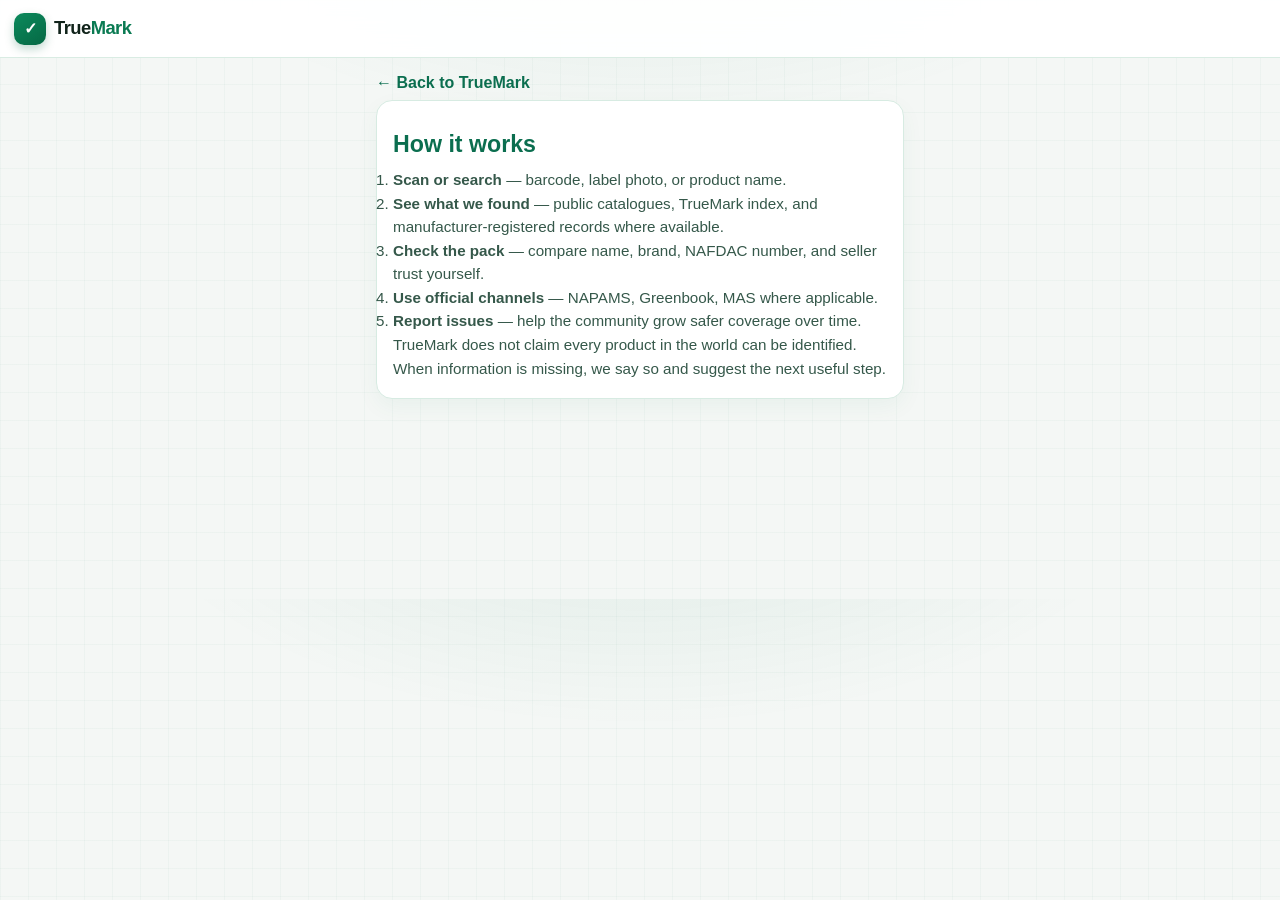
<file: how-it-works.html>
<!DOCTYPE html>
<html lang="en">
<head>
  <meta charset="UTF-8" />
  <meta name="viewport" content="width=device-width, initial-scale=1" />
  <meta name="theme-color" content="#087a50" />
  <title>How it works — TrueMark</title>
  <link rel="stylesheet" href="style.css" />
  <style>
    .page-wrap { max-width: 560px; margin: 0 auto; padding: 16px 16px 100px; }
    .page-wrap h1 { color: #0b6e4f; font-size: 1.45rem; margin: 12px 0 10px; }
    .page-wrap p, .page-wrap li { color: #35584a; line-height: 1.55; font-size: 0.95rem; }
    .page-back { display:inline-flex; align-items:center; gap:6px; color:#0b6e4f; font-weight:700; text-decoration:none; margin-bottom:8px; }
    .page-card { background:#fff; border:1px solid #d7ebe2; border-radius:16px; padding:18px 16px; box-shadow:0 8px 22px rgba(11,110,79,.05); }
  </style>
</head>
<body>
  <header class="topbar">
    <a href="./" class="brand" aria-label="TrueMark home">
      <span class="brand-icon">✓</span>
      <span>True<span>Mark</span></span>
    </a>
  </header>
  <div class="page-wrap">
    <a class="page-back" href="./">← Back to TrueMark</a>
    <div class="page-card">
      <h1>How it works</h1>
      <ol>
    <li><strong>Scan or search</strong> — barcode, label photo, or product name.</li>
    <li><strong>See what we found</strong> — public catalogues, TrueMark index, and manufacturer-registered records where available.</li>
    <li><strong>Check the pack</strong> — compare name, brand, NAFDAC number, and seller trust yourself.</li>
    <li><strong>Use official channels</strong> — NAPAMS, Greenbook, MAS where applicable.</li>
    <li><strong>Report issues</strong> — help the community grow safer coverage over time.</li>
  </ol>
  <p>TrueMark does not claim every product in the world can be identified. When information is missing, we say so and suggest the next useful step.</p>
    </div>
  </div>
</body>
</html>
</file>
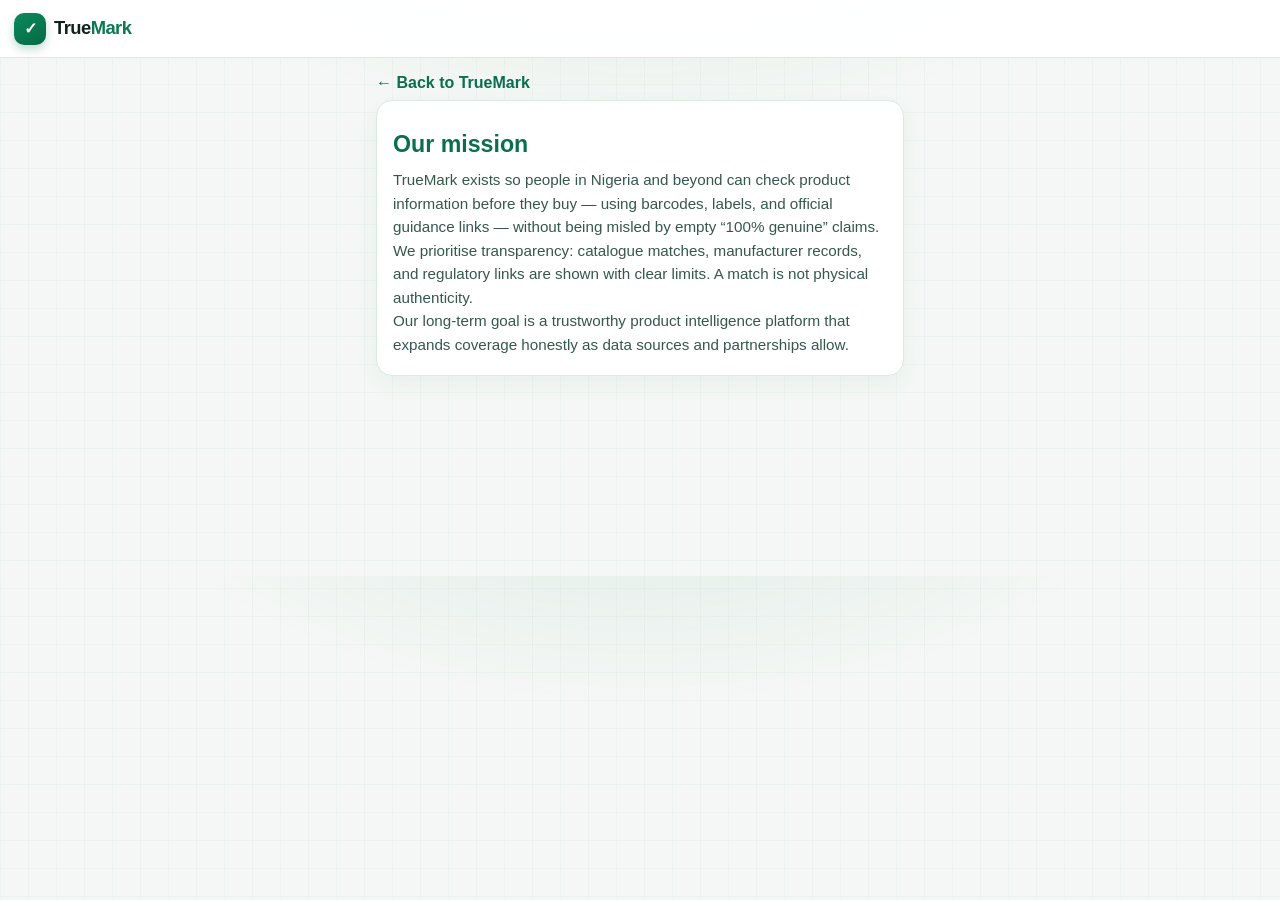
<file: mission.html>
<!DOCTYPE html>
<html lang="en">
<head>
  <meta charset="UTF-8" />
  <meta name="viewport" content="width=device-width, initial-scale=1" />
  <meta name="theme-color" content="#087a50" />
  <title>Our mission — TrueMark</title>
  <link rel="stylesheet" href="style.css" />
  <style>
    .page-wrap { max-width: 560px; margin: 0 auto; padding: 16px 16px 100px; }
    .page-wrap h1 { color: #0b6e4f; font-size: 1.45rem; margin: 12px 0 10px; }
    .page-wrap p, .page-wrap li { color: #35584a; line-height: 1.55; font-size: 0.95rem; }
    .page-back { display:inline-flex; align-items:center; gap:6px; color:#0b6e4f; font-weight:700; text-decoration:none; margin-bottom:8px; }
    .page-card { background:#fff; border:1px solid #d7ebe2; border-radius:16px; padding:18px 16px; box-shadow:0 8px 22px rgba(11,110,79,.05); }
  </style>
</head>
<body>
  <header class="topbar">
    <a href="./" class="brand" aria-label="TrueMark home">
      <span class="brand-icon">✓</span>
      <span>True<span>Mark</span></span>
    </a>
  </header>
  <div class="page-wrap">
    <a class="page-back" href="./">← Back to TrueMark</a>
    <div class="page-card">
      <h1>Our mission</h1>
      <p>TrueMark exists so people in Nigeria and beyond can check product information before they buy — using barcodes, labels, and official guidance links — without being misled by empty “100% genuine” claims.</p>
  <p>We prioritise transparency: catalogue matches, manufacturer records, and regulatory links are shown with clear limits. A match is not physical authenticity.</p>
  <p>Our long-term goal is a trustworthy product intelligence platform that expands coverage honestly as data sources and partnerships allow.</p>
    </div>
  </div>
</body>
</html>
</file>
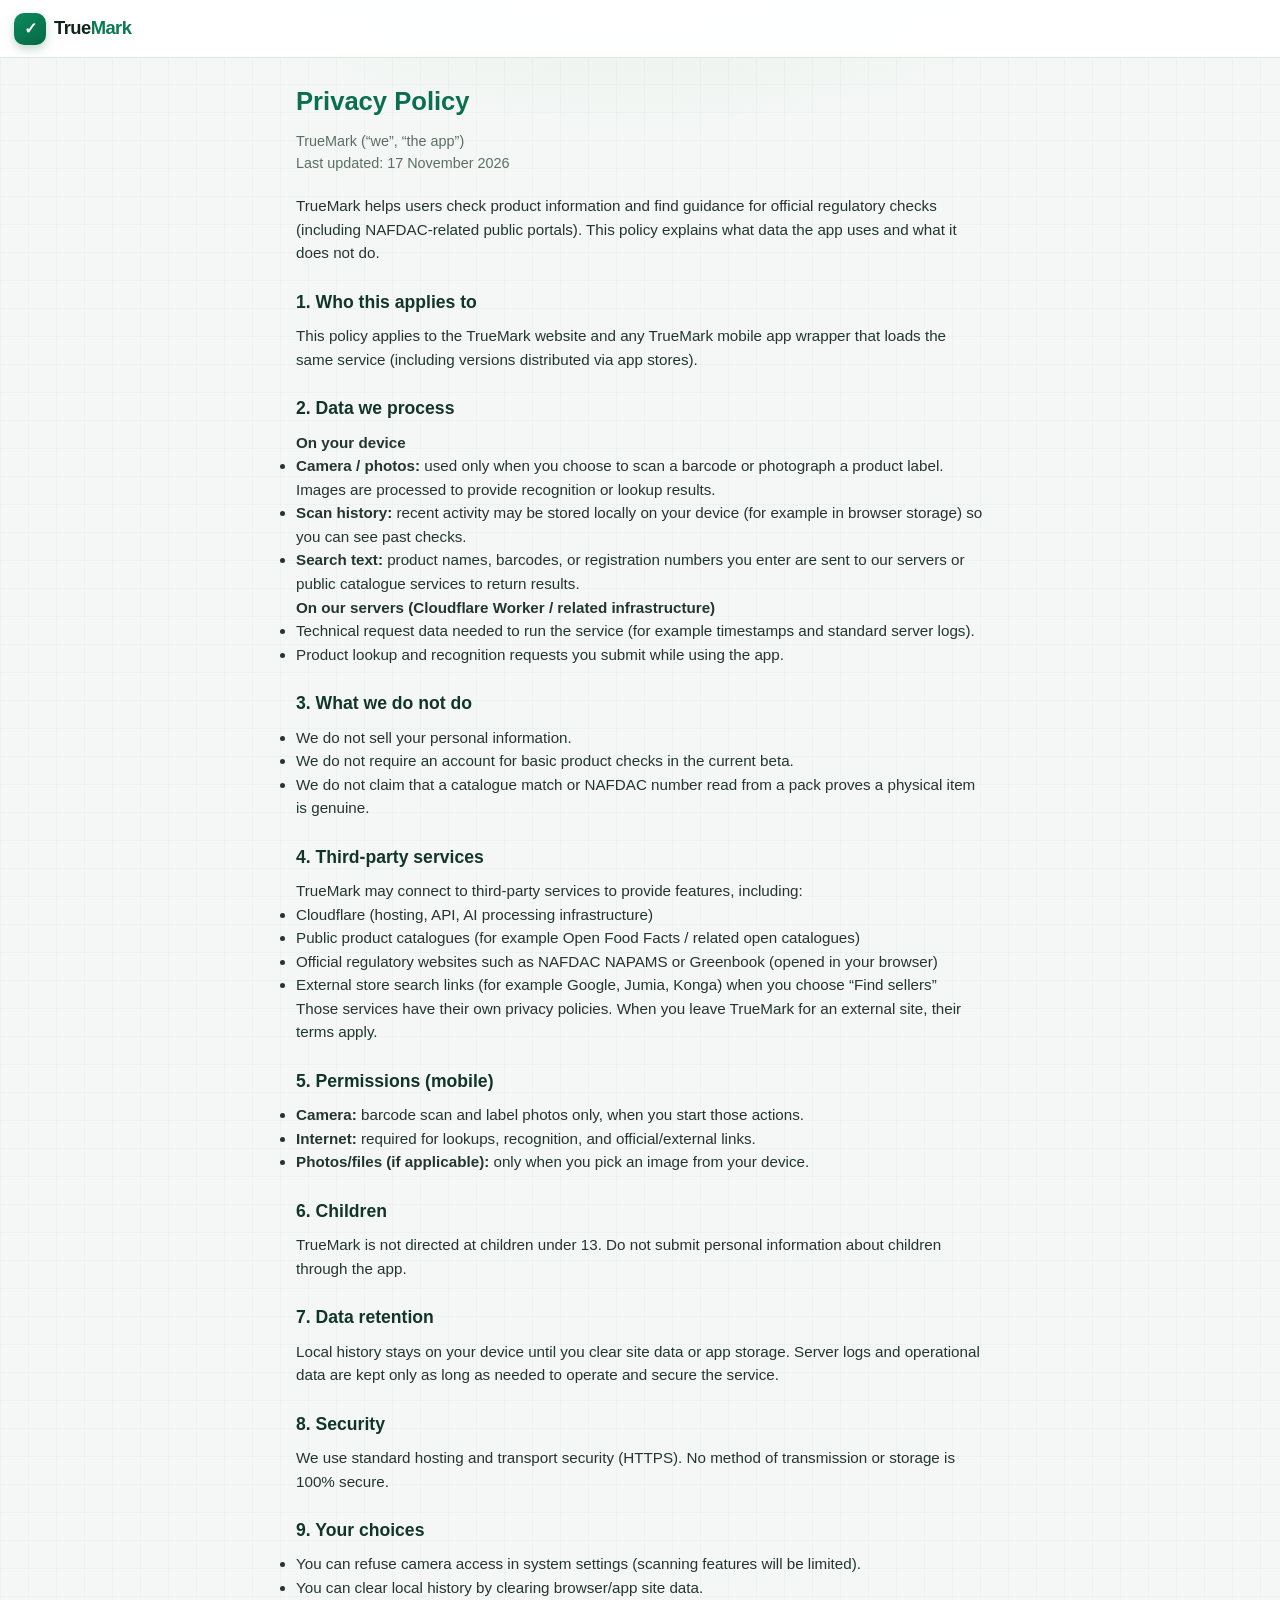
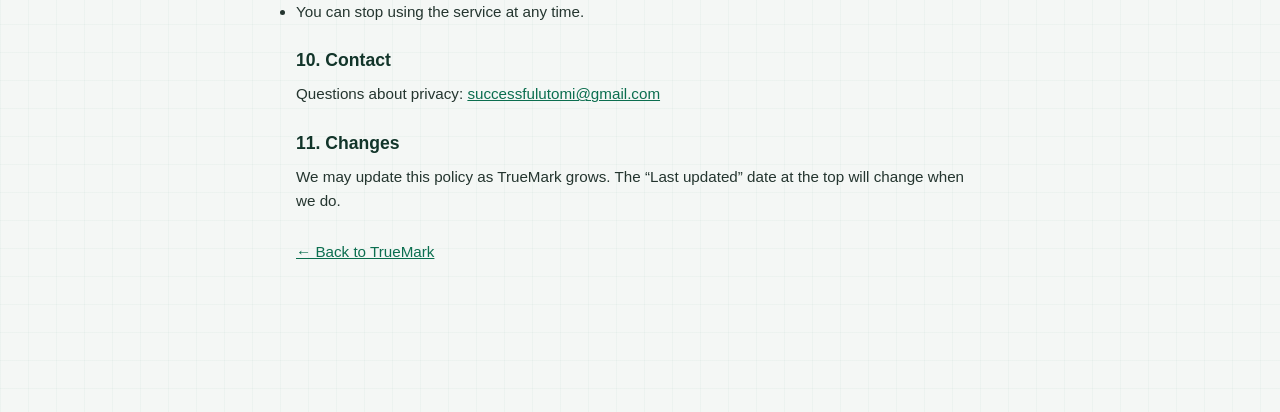
<file: privacy-policy.html>
<!DOCTYPE html>
<html lang="en">
<head>
  <meta charset="UTF-8">
  <meta name="viewport" content="width=device-width, initial-scale=1.0">
  <meta name="theme-color" content="#087a50">
  <title>Privacy Policy — TrueMark</title>
  <link rel="stylesheet" href="style.css">
  <style>
    .legal {
      max-width: 720px;
      margin: 0 auto;
      padding: 24px 16px 48px;
      line-height: 1.55;
      color: #24352f;
    }
    .legal h1 { font-size: 1.6rem; margin: 0 0 8px; color: #0b6e4f; }
    .legal h2 { font-size: 1.1rem; margin: 24px 0 8px; color: #12352a; }
    .legal p, .legal li { font-size: 0.95rem; }
    .legal .meta { color: #5a6f66; font-size: 0.9rem; margin-bottom: 20px; }
    .legal a { color: #0b6e4f; }
  </style>
</head>
<body>
  <header class="topbar">
    <a href="./" class="brand" aria-label="TrueMark home">
      <span class="brand-icon">✓</span>
      <span>True<span>Mark</span></span>
    </a>
  </header>

  <main class="legal">
    <h1>Privacy Policy</h1>
    <p class="meta">TrueMark (“we”, “the app”)<br>Last updated: 17 November 2026</p>

    <p>
      TrueMark helps users check product information and find guidance for official
      regulatory checks (including NAFDAC-related public portals). This policy explains
      what data the app uses and what it does not do.
    </p>

    <h2>1. Who this applies to</h2>
    <p>
      This policy applies to the TrueMark website and any TrueMark mobile app wrapper
      that loads the same service (including versions distributed via app stores).
    </p>

    <h2>2. Data we process</h2>
    <p><strong>On your device</strong></p>
    <ul>
      <li><strong>Camera / photos:</strong> used only when you choose to scan a barcode or photograph a product label. Images are processed to provide recognition or lookup results.</li>
      <li><strong>Scan history:</strong> recent activity may be stored locally on your device (for example in browser storage) so you can see past checks.</li>
      <li><strong>Search text:</strong> product names, barcodes, or registration numbers you enter are sent to our servers or public catalogue services to return results.</li>
    </ul>

    <p><strong>On our servers (Cloudflare Worker / related infrastructure)</strong></p>
    <ul>
      <li>Technical request data needed to run the service (for example timestamps and standard server logs).</li>
      <li>Product lookup and recognition requests you submit while using the app.</li>
    </ul>

    <h2>3. What we do not do</h2>
    <ul>
      <li>We do not sell your personal information.</li>
      <li>We do not require an account for basic product checks in the current beta.</li>
      <li>We do not claim that a catalogue match or NAFDAC number read from a pack proves a physical item is genuine.</li>
    </ul>

    <h2>4. Third-party services</h2>
    <p>TrueMark may connect to third-party services to provide features, including:</p>
    <ul>
      <li>Cloudflare (hosting, API, AI processing infrastructure)</li>
      <li>Public product catalogues (for example Open Food Facts / related open catalogues)</li>
      <li>Official regulatory websites such as NAFDAC NAPAMS or Greenbook (opened in your browser)</li>
      <li>External store search links (for example Google, Jumia, Konga) when you choose “Find sellers”</li>
    </ul>
    <p>
      Those services have their own privacy policies. When you leave TrueMark for an
      external site, their terms apply.
    </p>

    <h2>5. Permissions (mobile)</h2>
    <ul>
      <li><strong>Camera:</strong> barcode scan and label photos only, when you start those actions.</li>
      <li><strong>Internet:</strong> required for lookups, recognition, and official/external links.</li>
      <li><strong>Photos/files (if applicable):</strong> only when you pick an image from your device.</li>
    </ul>

    <h2>6. Children</h2>
    <p>
      TrueMark is not directed at children under 13. Do not submit personal information
      about children through the app.
    </p>

    <h2>7. Data retention</h2>
    <p>
      Local history stays on your device until you clear site data or app storage.
      Server logs and operational data are kept only as long as needed to operate and
      secure the service.
    </p>

    <h2>8. Security</h2>
    <p>
      We use standard hosting and transport security (HTTPS). No method of transmission
      or storage is 100% secure.
    </p>

    <h2>9. Your choices</h2>
    <ul>
      <li>You can refuse camera access in system settings (scanning features will be limited).</li>
      <li>You can clear local history by clearing browser/app site data.</li>
      <li>You can stop using the service at any time.</li>
    </ul>

    <h2>10. Contact</h2>
    <p>
      Questions about privacy:
      <a href="mailto:successfulutomi@gmail.com">successfulutomi@gmail.com</a>
    </p>

    <h2>11. Changes</h2>
    <p>
      We may update this policy as TrueMark grows. The “Last updated” date at the top
      will change when we do.
    </p>

    <p style="margin-top:28px;">
      <a href="./">← Back to TrueMark</a>
    </p>
  </main>
</body>
</html>
</file>
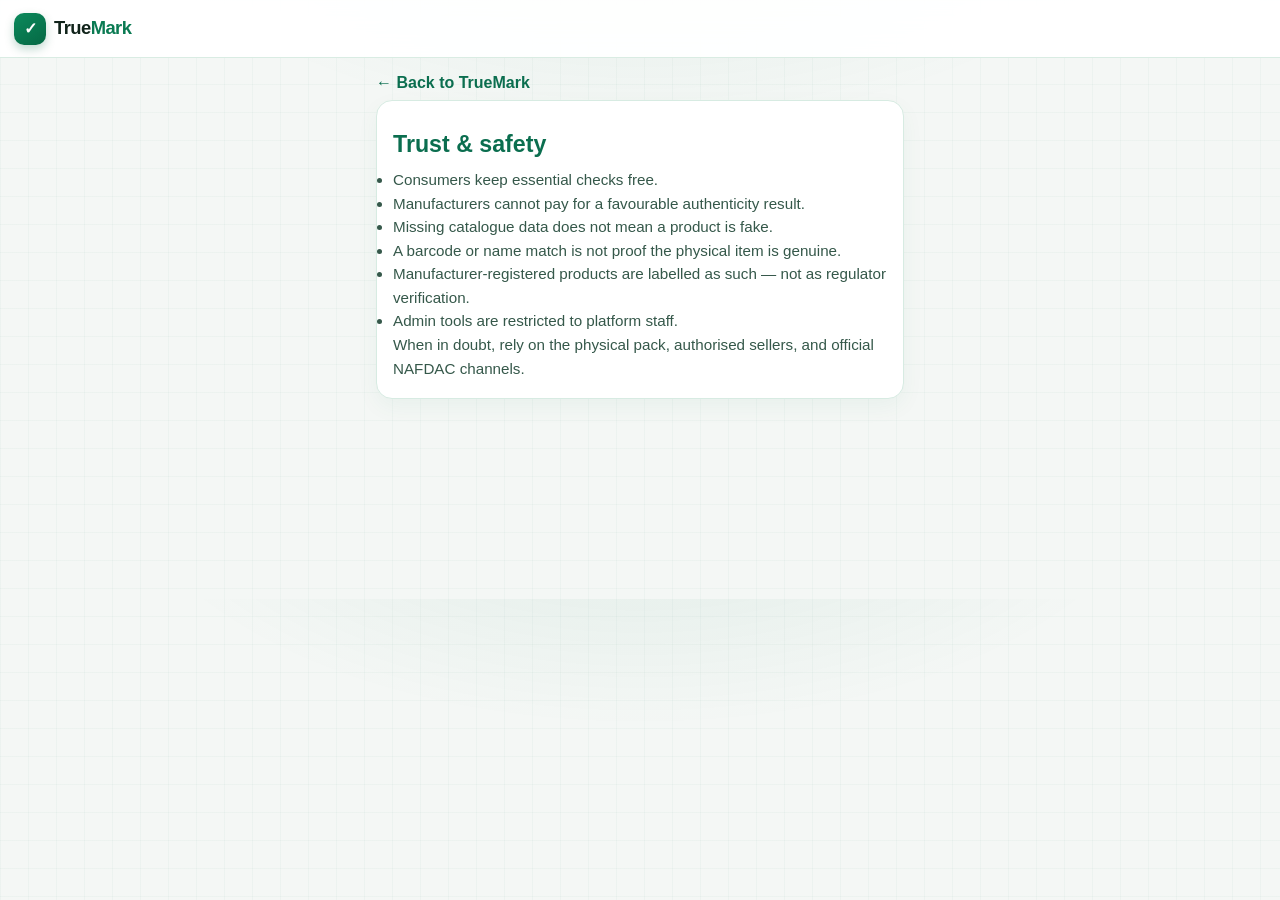
<file: trust.html>
<!DOCTYPE html>
<html lang="en">
<head>
  <meta charset="UTF-8" />
  <meta name="viewport" content="width=device-width, initial-scale=1" />
  <meta name="theme-color" content="#087a50" />
  <title>Trust & safety — TrueMark</title>
  <link rel="stylesheet" href="style.css" />
  <style>
    .page-wrap { max-width: 560px; margin: 0 auto; padding: 16px 16px 100px; }
    .page-wrap h1 { color: #0b6e4f; font-size: 1.45rem; margin: 12px 0 10px; }
    .page-wrap p, .page-wrap li { color: #35584a; line-height: 1.55; font-size: 0.95rem; }
    .page-back { display:inline-flex; align-items:center; gap:6px; color:#0b6e4f; font-weight:700; text-decoration:none; margin-bottom:8px; }
    .page-card { background:#fff; border:1px solid #d7ebe2; border-radius:16px; padding:18px 16px; box-shadow:0 8px 22px rgba(11,110,79,.05); }
  </style>
</head>
<body>
  <header class="topbar">
    <a href="./" class="brand" aria-label="TrueMark home">
      <span class="brand-icon">✓</span>
      <span>True<span>Mark</span></span>
    </a>
  </header>
  <div class="page-wrap">
    <a class="page-back" href="./">← Back to TrueMark</a>
    <div class="page-card">
      <h1>Trust & safety</h1>
      <ul>
    <li>Consumers keep essential checks free.</li>
    <li>Manufacturers cannot pay for a favourable authenticity result.</li>
    <li>Missing catalogue data does not mean a product is fake.</li>
    <li>A barcode or name match is not proof the physical item is genuine.</li>
    <li>Manufacturer-registered products are labelled as such — not as regulator verification.</li>
    <li>Admin tools are restricted to platform staff.</li>
  </ul>
  <p>When in doubt, rely on the physical pack, authorised sellers, and official NAFDAC channels.</p>
    </div>
  </div>
</body>
</html>
</file>
<file: style.css>
/* =====================================================
   TRUEMARK — CLEAN RESPONSIVE DESIGN
   Version 5.0
===================================================== */

:root {
  --green: #087a50;
  --dark-green: #075c3e;
  --light-green: #eaf6ef;
  --background: #f5f8f6;
  --text: #18251f;
  --muted: #7c8981;
  --border: #e5ece7;
  --white: #ffffff;
  --shadow: 0 8px 25px rgba(20, 60, 40, .06);
}

* {
  margin: 0;
  padding: 0;
  box-sizing: border-box;
}

html {
  scroll-behavior: smooth;
  scroll-padding-top: 20px;
}

body {
  font-family: "DM Sans", sans-serif;
  background: var(--background);
  color: var(--text);
  padding-bottom: 100px;
  overflow-x: hidden;
}

button,
input {
  font: inherit;
}

button {
  cursor: pointer;
}

button:disabled {
  opacity: .6;
  cursor: wait;
}

img,
video {
  max-width: 100%;
}

/* HEADER */

.topbar {
  height: 72px;
  background: var(--white);
  border-bottom: 1px solid var(--border);
  display: flex;
  align-items: center;
  justify-content: space-between;
  padding: 0 6%;
  position: sticky;
  top: 0;
  z-index: 100;
}

.brand {
  display: flex;
  align-items: center;
  gap: 10px;
  font-size: 25px;
  font-weight: 800;
  color: var(--text);
  text-decoration: none;
}

.brand > span:last-child span {
  color: var(--green);
}

.brand-icon {
  width: 40px;
  height: 40px;
  background: var(--green);
  color: white;
  border-radius: 12px;
  display: grid;
  place-items: center;
  font-size: 27px;
}

.profile-icon {
  width: 40px;
  height: 40px;
  background: var(--light-green);
  color: var(--green);
  border-radius: 50%;
  display: grid;
  place-items: center;
  font-size: 17px;
  font-weight: 800;
}

/* MAIN CONTAINER */

.container {
  width: 100%;
  max-width: 760px;
  margin: auto;
  padding: 30px 20px;
}

/* WELCOME */

.welcome-section {
  margin-bottom: 25px;
}

.eyebrow {
  color: var(--green);
  font-size: 11px;
  letter-spacing: 1.8px;
  font-weight: 800;
  margin-bottom: 12px;
}

.welcome-section h1 {
  font-size: clamp(29px, 6vw, 40px);
  font-weight: 800;
  letter-spacing: -1.2px;
  line-height: 1.2;
  margin-bottom: 12px;
}

.welcome-description {
  color: var(--muted);
  font-size: 15px;
  line-height: 1.7;
  max-width: 520px;
}

/* beta-banner rule moved to readable block at end */

   
/* MAIN SCAN CARD */

.scan-card {
  background: linear-gradient(135deg, #087a50, #075c3e);
  color: white;
  padding: 26px 23px;
  border-radius: 22px;
  margin-bottom: 32px;
  box-shadow: 0 12px 25px rgba(8, 122, 80, .12);
}

.scan-icon {
  width: 48px;
  height: 48px;
  background: rgba(255,255,255,.15);
  border-radius: 14px;
  display: grid;
  place-items: center;
  font-size: 25px;
  margin-bottom: 18px;
}

.scan-card h2 {
  font-size: 23px;
  line-height: 1.3;
  margin-bottom: 10px;
}

.scan-card p {
  font-size: 14px;
  line-height: 1.65;
  color: rgba(255,255,255,.88);
  margin-bottom: 20px;
}

.primary-scan-button {
  width: 100%;
  min-height: 52px;
  padding: 14px 17px;
  border: none;
  border-radius: 13px;
  background: white;
  color: var(--dark-green);
  font-size: 15px;
  font-weight: 800;
  display: flex;
  justify-content: space-between;
  align-items: center;
  transition: .2s;
}

.primary-scan-button:active {
  transform: scale(.98);
}

/* SEARCH */

.search-section {
  margin-bottom: 35px;
}

.search-section h2,
.section-heading h2 {
  font-size: 19px;
  font-weight: 800;
}

.search-section h2 {
  margin-bottom: 13px;
}

.search-box {
  min-height: 52px;
  display: flex;
  align-items: center;
  gap: 9px;
  background: white;
  padding: 7px 9px 7px 13px;
  border: 1px solid var(--border);
  border-radius: 13px;
  box-shadow: var(--shadow);
  min-width: 0;
}

.search-box > span {
  font-size: 22px;
  color: var(--green);
  flex-shrink: 0;
}

.search-box input {
  min-width: 0;
  width: 100%;
  flex: 1;
  border: none;
  outline: none;
  font-size: 13px;
  background: transparent;
  color: var(--text);
}

.search-box button {
  flex-shrink: 0;
  border: none;
  background: var(--green);
  color: white;
  padding: 11px 14px;
  border-radius: 9px;
  font-size: 12px;
  font-weight: 700;
}

/* CATEGORIES */

.categories-section {
  margin-bottom: 38px;
}

.section-heading {
  display: flex;
  justify-content: space-between;
  align-items: center;
  gap: 10px;
  margin-bottom: 16px;
}

.section-heading > span,
.section-heading > button {
  color: var(--green);
  font-weight: 700;
  border: none;
  background: none;
  font-size: 12px;
}

.category-grid {
  display: grid;
  grid-template-columns: repeat(2, minmax(0, 1fr));
  gap: 12px;
}

.category-card {
  min-width: 0;
  min-height: 105px;
  background: white;
  border: 1px solid var(--border);
  border-radius: 15px;
  display: flex;
  flex-direction: column;
  justify-content: center;
  align-items: flex-start;
  gap: 9px;
  color: var(--text);
  padding: 15px;
  text-align: left;
  transition: .2s;
  box-shadow: var(--shadow);
}

.category-card > span {
  font-size: 25px;
}

.category-card strong {
  font-size: 13px;
  font-weight: 700;
}

.category-card:active {
  transform: scale(.97);
}

.category-card.selected {
  border-color: var(--green);
  background: var(--light-green);
}

/* HISTORY */

.history-section {
  margin-bottom: 35px;
}

.history-list {
  background: white;
  border: 1px solid var(--border);
  border-radius: 15px;
  overflow: hidden;
  box-shadow: var(--shadow);
}

.empty-state {
  min-height: 170px;
  display: flex;
  flex-direction: column;
  justify-content: center;
  align-items: center;
  text-align: center;
  padding: 25px;
}

.empty-icon {
  font-size: 32px;
  color: var(--green);
  margin-bottom: 15px;
}

.empty-state h3 {
  font-size: 16px;
  margin-bottom: 7px;
}

.empty-state p {
  color: var(--muted);
  font-size: 13px;
  line-height: 1.6;
}

.history-item {
  display: flex;
  justify-content: space-between;
  align-items: center;
  padding: 15px;
  border-bottom: 1px solid var(--border);
  gap: 12px;
}

.history-item:last-child {
  border-bottom: none;
}

.history-item strong {
  display: block;
  font-size: 14px;
  overflow-wrap: anywhere;
}

.history-item small {
  color: var(--muted);
  display: block;
  margin-top: 6px;
  font-size: 11px;
  overflow-wrap: anywhere;
}

.history-badge {
  background: var(--light-green);
  color: var(--green);
  padding: 8px 10px;
  border-radius: 9px;
  font-size: 10px;
  font-weight: 700;
  flex-shrink: 0;
}

/* ALERT CARD */

.alert-card {
  display: flex;
  align-items: center;
  gap: 13px;
  background: #fff8e9;
  border: 1px solid #f2e6c9;
  padding: 17px;
  border-radius: 16px;
  margin-bottom: 20px;
}

.alert-icon {
  width: 43px;
  height: 43px;
  background: #f8edcf;
  border-radius: 50%;
  display: grid;
  place-items: center;
  color: #9a762d;
  font-size: 21px;
  flex-shrink: 0;
}

.alert-card h3 {
  font-size: 15px;
  margin-bottom: 5px;
}

.alert-card p {
  color: #99896b;
  font-size: 12px;
  line-height: 1.5;
}

.alert-arrow {
  margin-left: auto;
  color: #a48b4d;
  font-size: 20px;
  flex-shrink: 0;
}

/* SCANNER MODAL */

.scanner-modal {
  position: fixed;
  inset: 0;
  z-index: 1000;
  background: rgba(0,0,0,.68);
  display: none;
  justify-content: center;
  align-items: center;
  padding: 12px;
  overflow-y: auto;
}

.scanner-modal.open {
  display: flex;
}

.scanner-box {
  background: white;
  width: 100%;
  max-width: 480px;
  max-height: 94vh;
  overflow-y: auto;
  padding: 20px;
  border-radius: 20px;
  box-shadow: 0 20px 60px rgba(0,0,0,.2);
}

.scanner-header {
  display: flex;
  justify-content: space-between;
  align-items: center;
  gap: 12px;
  margin-bottom: 15px;
}

.scanner-label {
  color: var(--green);
  font-size: 10px;
  letter-spacing: 1.5px;
  font-weight: 800;
}

.scanner-header h2 {
  margin-top: 5px;
  font-size: 21px;
}

.close-button {
  width: 38px;
  height: 38px;
  border: none;
  background: var(--light-green);
  color: var(--green);
  border-radius: 50%;
  font-size: 25px;
  flex-shrink: 0;
}

.scanner-description {
  color: var(--muted);
  font-size: 13px;
  line-height: 1.6;
  margin-bottom: 15px;
}

.scan-options {
  display: grid;
  grid-template-columns: repeat(2, minmax(0, 1fr));
  gap: 9px;
  margin: 15px 0;
}

.scan-options button {
  min-width: 0;
  min-height: 48px;
  border-radius: 11px;
  padding: 10px;
  font-size: 12px;
  line-height: 1.4;
  font-weight: 800;
}

.camera-button {
  border: none;
  background: var(--green);
  color: white;
}

.label-button {
  background: white;
  color: var(--green);
  border: 1px solid var(--green);
}

#reader {
  width: 100%;
  min-height: 0;
  overflow: hidden;
  border-radius: 13px;
}

#reader video {
  width: 100% !important;
  border-radius: 13px;
  object-fit: cover;
}

#reader__dashboard_section_csr button,
#reader__dashboard_section_swaplink {
  margin: 8px;
}

.scanner-status {
  text-align: center;
  color: var(--muted);
  font-size: 12px;
  line-height: 1.6;
  margin: 12px 0;
}

.scan-result {
  width: 100%;
  text-align: center;
  padding: 17px 12px;
  background: var(--light-green);
  border-radius: 15px;
  margin-top: 15px;
  overflow-wrap: anywhere;
}

.scan-result[hidden] {
  display: none;
}

.result-check {
  width: 42px;
  height: 42px;
  display: grid;
  place-items: center;
  margin: auto auto 12px;
  background: var(--green);
  color: white;
  border-radius: 50%;
  font-size: 23px;
}

.scan-result h3 {
  font-size: 17px;
  margin-bottom: 10px;
}

.scan-result p {
  color: #64736a;
  font-size: 12px;
  line-height: 1.6;
  margin: 8px 0;
}

.scan-result strong {
  overflow-wrap: anywhere;
  color: var(--dark-green);
}

.product-details {
  width: 100%;
  text-align: left;
  background: white;
  border: 1px solid var(--border);
  border-radius: 12px;
  padding: 13px;
  margin: 13px 0;
}

.product-details p {
  margin: 8px 0;
  font-size: 13px;
}

.product-details p strong {
  color: var(--dark-green);
}

.verification-warning {
  background: #fff4df;
  border: 1px solid #f0d8a9;
  border-radius: 11px;
  padding: 13px;
  margin: 13px 0;
  text-align: left;
}

.verification-warning strong {
  display: block;
  color: #805b16;
  margin-bottom: 6px;
}

.verification-warning p {
  margin: 0;
}

.ocr-result {
  text-align: left;
  background: white;
  border: 1px solid var(--border);
  padding: 13px;
  border-radius: 12px;
  margin: 13px 0;
}

.ocr-result h4 {
  color: var(--dark-green);
  font-size: 14px;
  margin-bottom: 9px;
}

.ocr-result pre {
  white-space: pre-wrap;
  overflow-wrap: anywhere;
  font-family: inherit;
  font-size: 12px;
  line-height: 1.6;
  color: var(--text);
}

.scan-again-button {
  width: 100%;
  border: none;
  background: var(--green);
  color: white;
  padding: 14px;
  border-radius: 11px;
  font-weight: 800;
  font-size: 14px;
  margin-top: 10px;
}

.result-note {
  margin-bottom: 14px !important;
}

.privacy-note {
  text-align: center;
  font-size: 11px;
  color: var(--muted);
  line-height: 1.5;
  margin-top: 15px;
}

/* SMART OCR RESULTS */

.smart-ocr-result {
  width: 100%;
  min-width: 0;
  text-align: left;
}

.ocr-confidence {
  font-size: 12px;
  color: #64748b;
  margin-bottom: 14px;
}

.smart-information-grid {
  display: grid;
  grid-template-columns: repeat(2, minmax(0, 1fr));
  gap: 9px;
  margin: 15px 0;
}

.smart-field {
  min-width: 0;
  padding: 12px;
  border: 1px solid var(--border);
  border-radius: 11px;
  background: #f7faf8;
  display: flex;
  flex-direction: column;
  gap: 6px;
  overflow-wrap: anywhere;
}

.smart-field-label {
  color: #64748b;
  font-size: 11px;
  line-height: 1.4;
}

.smart-field-value {
  color: #173c2b;
  font-size: 13px;
  line-height: 1.5;
  overflow-wrap: anywhere;
}

.smart-field small {
  font-size: 10px;
  color: #64748b;
}

.possible-dates {
  padding: 13px;
  margin: 13px 0;
  border-radius: 11px;
  background: #fff8e8;
  overflow-wrap: anywhere;
}

.possible-dates h4 {
  margin-top: 0;
}

.ocr-text {
  white-space: pre-wrap;
  overflow-wrap: anywhere;
  word-break: normal;
  line-height: 1.6;
  padding: 12px;
  border-radius: 11px;
  background: #f4f6f5;
  font-size: 11px;
  max-width: 100%;
  box-sizing: border-box;
}

/* VERSION 4 OCR FIELD SUPPORT */

.tm4-fields {
  display: grid;
  grid-template-columns: repeat(2, minmax(0, 1fr));
  gap: 10px;
  margin: 15px 0;
  text-align: left;
}

.tm4-field {
  min-width: 0;
  display: flex;
  flex-direction: column;
  gap: 6px;
  padding: 11px;
  background: #f7faf8;
  border: 1px solid var(--border);
  border-radius: 10px;
}

.tm4-field label {
  color: var(--muted);
  font-size: 11px;
  font-weight: 700;
}

.tm4-field input,
.tm4-field textarea {
  width: 100%;
  min-width: 0;
  padding: 9px;
  border: 1px solid var(--border);
  border-radius: 8px;
  outline-color: var(--green);
  background: white;
  color: var(--text);
  font-size: 12px;
}

.tm4-field textarea {
  resize: vertical;
}

.tm4-raw {
  width: 100%;
  margin: 12px 0;
  padding: 12px;
  border-radius: 10px;
  background: #f4f6f5;
  text-align: left;
  overflow-wrap: anywhere;
}

.tm4-raw summary {
  color: var(--dark-green);
  font-size: 12px;
  font-weight: 700;
  cursor: pointer;
}

.tm4-raw pre {
  margin-top: 10px;
  white-space: pre-wrap;
  overflow-wrap: anywhere;
  font-family: inherit;
  font-size: 11px;
  line-height: 1.6;
}

/* TOAST */

.toast {
  position: fixed;
  bottom: 90px;
  left: 50%;
  transform: translateX(-50%);
  background: #17271f;
  color: white;
  padding: 12px 17px;
  border-radius: 11px;
  width: max-content;
  max-width: 90%;
  font-size: 12px;
  z-index: 1200;
  display: none;
  text-align: center;
}

.toast.show {
  display: block;
}

/* BOTTOM NAVIGATION */

.bottom-nav {
  position: fixed;
  bottom: 0;
  left: 0;
  width: 100%;
  min-height: 67px;
  background: white;
  border-top: 1px solid var(--border);
  display: flex;
  justify-content: space-around;
  align-items: center;
  padding: 8px 5px;
  padding-bottom: max(8px, env(safe-area-inset-bottom));
  z-index: 500;
}

.nav-item {
  border: none;
  background: none;
  display: flex;
  flex-direction: column;
  align-items: center;
  justify-content: center;
  gap: 4px;
  color: #a4aea8;
  flex: 1;
  min-width: 0;
}

.nav-item span {
  font-size: 22px;
}

.nav-item small {
  font-size: 10px;
  font-weight: 700;
}

.nav-item.active {
  color: var(--green);
}

/* TABLETS AND DESKTOP */

@media (min-width: 700px) {
  .container {
    padding-top: 42px;
  }

  .category-grid {
    grid-template-columns: repeat(4, minmax(0, 1fr));
  }

  .category-card {
    min-height: 125px;
    align-items: center;
    text-align: center;
  }

  .bottom-nav {
    max-width: 520px;
    left: 50%;
    transform: translateX(-50%);
    border: 1px solid var(--border);
    border-bottom: none;
    border-radius: 17px 17px 0 0;
  }
}

/* SMALL PHONES */

@media (max-width: 380px) {
  .container {
    padding-left: 14px;
    padding-right: 14px;
  }

  .scan-card {
    padding: 22px 17px;
  }

  .scan-card h2 {
    font-size: 20px;
  }

  .search-box {
    gap: 6px;
    padding: 7px;
  }

  .search-box button {
    padding: 10px;
  }

  .scan-options {
    grid-template-columns: 1fr;
  }

  .smart-information-grid,
  .tm4-fields {
    grid-template-columns: 1fr;
  }
}

/* ACCESSIBILITY */

button:focus-visible,
input:focus-visible,
a:focus-visible {
  outline: 2px solid var(--green);
  outline-offset: 3px;
}

@media (prefers-reduced-motion: reduce) {
  *,
  *::before,
  *::after {
    scroll-behavior: auto !important;
    transition-duration: .01ms !important;
    animation-duration: .01ms !important;
  }
}






.feedback-row {
  text-align: center;
  padding: 8px 14px 12px;
  margin: 0;
  background: #f3faf6;
}

.feedback-link {
  color: #0b6e4f;
  font-weight: 600;
  text-decoration: underline;
}

.feedback-section {
  text-align: center;
  padding: 20px 16px 28px;
  font-size: 0.95rem;
}





/* ---- Search / authenticity guidance ---- */
.auth-card {
  margin-top: 14px;
  padding: 14px 14px 12px;
  border-radius: 14px;
  background: #f3faf6;
  border: 1px solid #cfe8dc;
  border-left: 4px solid #0b6e4f;
}

.auth-card-title {
  margin: 0 0 6px;
  font-size: 1rem;
  font-weight: 700;
  color: #0b6e4f;
}

.auth-card-lead {
  margin: 0 0 12px;
  font-size: 0.92rem;
  line-height: 1.45;
  color: #35584a;
}

.auth-card h4 {
  margin: 0 0 8px;
  font-size: 0.95rem;
  font-weight: 700;
  color: #12352a;
}

.auth-steps {
  margin: 0 0 14px;
  padding-left: 1.15rem;
}

.auth-steps li {
  margin: 0 0 8px;
  font-size: 0.92rem;
  line-height: 1.4;
  color: #24352f;
}

.auth-actions {
  display: flex;
  flex-direction: column;
  gap: 8px;
  margin: 0 0 12px;
}

.auth-actions a.scan-again-button {
  text-align: center;
  text-decoration: none;
}

.buy-card {
  margin-top: 4px;
  padding-top: 12px;
  border-top: 1px solid #d7ebe2;
}

.buy-card-title {
  margin: 0 0 8px;
  font-size: 0.95rem;
  font-weight: 700;
  color: #12352a;
}

.buy-note {
  margin: 10px 0 0;
  font-size: 0.82rem;
  line-height: 1.4;
  color: #5a6f66;
}


/* ---- Auth modal (must sit above bottom nav + scanner) ---- */
.auth-modal {
  position: fixed;
  inset: 0;
  background: rgba(10, 30, 22, 0.55);
  display: none;
  align-items: center;
  justify-content: center;
  z-index: 3000;
  padding: 16px;
  padding-bottom: max(16px, env(safe-area-inset-bottom));
  box-sizing: border-box;
  overflow-y: auto;
  -webkit-overflow-scrolling: touch;
  overscroll-behavior: contain;
  pointer-events: auto;
}
.auth-modal.open {
  display: flex;
}
.auth-box {
  position: relative;
  width: 100%;
  max-width: 420px;
  max-height: min(88vh, 640px);
  overflow-y: auto;
  -webkit-overflow-scrolling: touch;
  background: #fff;
  border-radius: 18px;
  padding: 18px 16px 20px;
  box-shadow: 0 16px 48px rgba(0, 0, 0, 0.22);
  box-sizing: border-box;
  z-index: 3001;
  pointer-events: auto;
  margin: auto;
}
.auth-box h2 {
  margin: 0;
  font-size: 1.15rem;
  color: #0b6e4f;
}
.auth-box label {
  display: block;
  font-size: 0.85rem;
  font-weight: 600;
  margin: 10px 0 4px;
  color: #12352a;
}
.auth-box input {
  width: 100%;
  box-sizing: border-box;
  padding: 12px 12px;
  border-radius: 10px;
  border: 1px solid #cfe0d8;
  font: inherit;
  background: #fff;
  position: relative;
  z-index: 1;
}
.auth-box input:focus {
  outline: 2px solid #0b6e4f;
  border-color: #0b6e4f;
}
.auth-error {
  min-height: 1.2em;
  margin: 10px 0 0;
  color: #b42318;
  font-size: 0.88rem;
}
.auth-actions-row {
  display: flex;
  flex-direction: column;
  gap: 8px;
  margin-top: 14px;
  position: relative;
  z-index: 2;
}
.auth-actions-row .scan-again-button,
#authSubmit {
  position: relative;
  z-index: 3;
  pointer-events: auto;
  touch-action: manipulation;
  width: 100%;
}
.auth-switch {
  background: none;
  border: none;
  color: #0b6e4f;
  font: inherit;
  font-weight: 600;
  text-align: center;
  padding: 10px;
  cursor: pointer;
  position: relative;
  z-index: 3;
  pointer-events: auto;
  touch-action: manipulation;
}
.profile-icon {
  cursor: pointer;
  position: relative;
  z-index: 110;
}
/* Hide bottom nav while auth is open so it cannot steal taps */
body.auth-open .bottom-nav,
body.auth-open nav.bottom-nav,
body.auth-open .nav-bar,
body.auth-open footer.nav {
  visibility: hidden;
  pointer-events: none;
}
body.auth-open {
  overflow: hidden;
}
.auth-optional-note {
  margin: 0 0 12px;
  font-size: 0.78rem;
  line-height: 1.4;
  color: #5a6f66;
}


/* ===== Animated Stay Informed (motion desk) ===== */
#alerts {
  cursor: pointer;
  transition: transform 0.25s ease, box-shadow 0.25s ease, border-color 0.25s ease;
}
#alerts:hover,
#alerts.is-active {
  transform: translateY(-2px);
  box-shadow: 0 12px 28px rgba(11, 110, 79, 0.18);
  border-color: #0b6e4f;
}
#alerts .alert-arrow {
  transition: transform 0.25s ease;
}
#alerts:hover .alert-arrow,
#alerts.is-active .alert-arrow {
  transform: translateX(4px);
}

.alerts-panel {
  margin: 10px 0 28px;
  opacity: 0;
  transform: translateY(18px) scale(0.98);
  filter: blur(4px);
  transition:
    opacity 0.35s ease,
    transform 0.45s cubic-bezier(0.16, 1, 0.3, 1),
    filter 0.35s ease;
}
.alerts-panel.is-open {
  opacity: 1;
  transform: translateY(0) scale(1);
  filter: blur(0);
}

.alerts-shell {
  position: relative;
  overflow: hidden;
  border-radius: 22px;
  padding: 18px 16px 16px;
  color: #e8fff5;
  background:
    radial-gradient(1200px 400px at 10% -10%, rgba(46, 229, 157, 0.22), transparent 55%),
    radial-gradient(900px 360px at 90% 0%, rgba(56, 189, 248, 0.16), transparent 50%),
    linear-gradient(165deg, #071510 0%, #0b2a1f 48%, #0a1c16 100%);
  border: 1px solid rgba(126, 231, 186, 0.18);
  box-shadow: 0 20px 50px rgba(0, 0, 0, 0.28);
}

.alerts-glow {
  pointer-events: none;
  position: absolute;
  inset: -40% auto auto 20%;
  width: 220px;
  height: 220px;
  border-radius: 50%;
  background: rgba(46, 229, 157, 0.18);
  filter: blur(40px);
  animation: alertsPulse 4.5s ease-in-out infinite;
}

@keyframes alertsPulse {
  0%, 100% { transform: translate(0, 0) scale(1); opacity: 0.5; }
  50% { transform: translate(30px, 20px) scale(1.15); opacity: 0.9; }
}

.alerts-head {
  position: relative;
  z-index: 1;
  display: flex;
  justify-content: space-between;
  gap: 12px;
  align-items: flex-start;
  margin-bottom: 14px;
}
.alerts-kicker {
  margin: 0 0 4px;
  font-size: 0.75rem;
  letter-spacing: 0.08em;
  text-transform: uppercase;
  color: #7ee7ba;
  font-weight: 700;
}
.alerts-shell h3 {
  margin: 0 0 6px;
  font-size: 1.35rem;
  color: #fff;
}
.alerts-note {
  margin: 0;
  font-size: 0.88rem;
  line-height: 1.45;
  color: rgba(232, 255, 245, 0.72);
}
.alerts-close {
  flex: 0 0 auto;
  width: 36px;
  height: 36px;
  border-radius: 999px;
  border: 1px solid rgba(255, 255, 255, 0.14);
  background: rgba(255, 255, 255, 0.06);
  color: #fff;
  font-size: 1.3rem;
  line-height: 1;
  cursor: pointer;
}

.alerts-track {
  position: relative;
  z-index: 1;
  display: flex;
  gap: 12px;
  overflow-x: auto;
  padding: 6px 2px 12px;
  scroll-snap-type: x mandatory;
  -webkit-overflow-scrolling: touch;
}
.alerts-track::-webkit-scrollbar {
  height: 6px;
}
.alerts-track::-webkit-scrollbar-thumb {
  background: rgba(126, 231, 186, 0.35);
  border-radius: 99px;
}

.alert-motion-card {
  flex: 0 0 min(78vw, 280px);
  scroll-snap-align: start;
  border-radius: 18px;
  padding: 14px;
  background: rgba(255, 255, 255, 0.06);
  border: 1px solid rgba(255, 255, 255, 0.1);
  backdrop-filter: blur(8px);
  opacity: 0;
  transform: translateY(22px);
  transition:
    opacity 0.45s ease,
    transform 0.55s cubic-bezier(0.16, 1, 0.3, 1);
  transition-delay: calc(var(--delay, 1) * 70ms);
}
.alert-motion-card.in {
  opacity: 1;
  transform: translateY(0);
}
.alert-motion-card:hover {
  border-color: rgba(126, 231, 186, 0.45);
  background: rgba(255, 255, 255, 0.09);
}
.alert-motion-top {
  margin-bottom: 8px;
}
.alert-pill {
  display: inline-block;
  font-size: 0.7rem;
  font-weight: 800;
  letter-spacing: 0.06em;
  text-transform: uppercase;
  padding: 4px 8px;
  border-radius: 999px;
}
.alert-pill-nafdac {
  color: #052e1c;
  background: #7ee7ba;
}
.alert-pill-fda {
  color: #0b1f3a;
  background: #7dd3fc;
}
.alert-motion-card h4 {
  margin: 0 0 8px;
  font-size: 0.98rem;
  line-height: 1.35;
  color: #fff;
}
.alert-motion-card p {
  margin: 0 0 8px;
  font-size: 0.88rem;
  line-height: 1.45;
  color: rgba(232, 255, 245, 0.78);
}
.alert-motion-card small {
  display: block;
  margin-bottom: 8px;
  color: rgba(232, 255, 245, 0.55);
}
.alert-motion-link {
  color: #7ee7ba;
  font-weight: 700;
  font-size: 0.88rem;
  text-decoration: none;
}
.alert-motion-link:hover {
  text-decoration: underline;
}

.alerts-foot {
  position: relative;
  z-index: 1;
  display: flex;
  flex-wrap: wrap;
  gap: 10px 14px;
  padding-top: 4px;
}
.alerts-foot a {
  color: rgba(232, 255, 245, 0.85);
  font-size: 0.85rem;
  font-weight: 600;
}

.alerts-loading {
  min-height: 140px;
  display: flex;
  flex-direction: column;
  align-items: center;
  justify-content: center;
  gap: 12px;
}
.alerts-loading-text {
  margin: 0;
  color: rgba(232, 255, 245, 0.8);
  font-weight: 600;
}
.alerts-spinner {
  width: 28px;
  height: 28px;
  border-radius: 50%;
  border: 3px solid rgba(126, 231, 186, 0.25);
  border-top-color: #7ee7ba;
  animation: alertsSpin 0.8s linear infinite;
}
@keyframes alertsSpin {
  to { transform: rotate(360deg); }
}

@media (prefers-reduced-motion: reduce) {
  .alerts-panel,
  .alert-motion-card,
  #alerts,
  .alerts-glow,
  .alerts-spinner {
    animation: none !important;
    transition: none !important;
  }
  .alerts-panel {
    opacity: 1;
    transform: none;
    filter: none;
  }
  .alert-motion-card {
    opacity: 1;
    transform: none;
  }
}


/* ===== Premium polish pass ===== */
.feedback-row {
  display: flex;
  flex-wrap: wrap;
  gap: 8px;
  justify-content: center;
  align-items: center;
  padding: 10px 14px 14px;
  margin: 0;
  background: transparent;
}
.feedback-link.feedback-pill,
.chip-btn {
  display: inline-flex;
  align-items: center;
  justify-content: center;
  gap: 6px;
  padding: 8px 14px;
  border-radius: 999px;
  border: 1px solid #cfe8dc;
  background: #ffffff;
  color: #0b6e4f;
  font-size: 0.82rem;
  font-weight: 700;
  text-decoration: none;
  box-shadow: 0 4px 14px rgba(11, 110, 79, 0.06);
  transition: transform 0.18s ease, box-shadow 0.18s ease, background 0.18s ease, border-color 0.18s ease;
  cursor: pointer;
}
.feedback-link.feedback-pill:hover,
.chip-btn:hover {
  transform: translateY(-1px);
  border-color: #0b6e4f;
  box-shadow: 0 8px 20px rgba(11, 110, 79, 0.12);
  background: #f3faf6;
}
.chip-btn-danger {
  color: #b42318;
  border-color: #f0c7c2;
  background: #fff8f7;
}
.chip-btn-danger:hover {
  border-color: #b42318;
  background: #fff1ef;
  box-shadow: 0 8px 20px rgba(180, 35, 24, 0.1);
}

.history-actions {
  display: flex;
  flex-wrap: wrap;
  gap: 8px;
  align-items: center;
}
.section-heading {
  align-items: center;
}

.welcome-section {
  position: relative;
  padding: 8px 2px 6px;
}
.welcome-section .eyebrow {
  letter-spacing: 0.12em;
  font-size: 0.72rem;
  font-weight: 800;
  color: #0b6e4f;
}
.welcome-section h1 {
  font-size: clamp(1.85rem, 5vw, 2.35rem);
  line-height: 1.12;
  letter-spacing: -0.02em;
}
.trust-row {
  display: flex;
  flex-wrap: wrap;
  gap: 8px;
  margin-top: 14px;
}
.trust-chip {
  display: inline-flex;
  padding: 6px 10px;
  border-radius: 999px;
  background: rgba(8, 122, 80, 0.08);
  color: #0b6e4f;
  font-size: 0.75rem;
  font-weight: 700;
  border: 1px solid rgba(8, 122, 80, 0.12);
}

.scan-card {
  position: relative;
  overflow: hidden;
  border: 1px solid #d7ebe2;
  box-shadow: 0 16px 40px rgba(8, 122, 80, 0.08);
}
.scan-card::before {
  content: "";
  position: absolute;
  inset: -40% auto auto -20%;
  width: 180px;
  height: 180px;
  border-radius: 50%;
  background: rgba(8, 122, 80, 0.08);
  filter: blur(8px);
  pointer-events: none;
}
.primary-scan-button {
  box-shadow: 0 10px 24px rgba(8, 122, 80, 0.25);
  transition: transform 0.18s ease, box-shadow 0.18s ease;
}
.primary-scan-button:hover {
  transform: translateY(-1px);
  box-shadow: 0 14px 28px rgba(8, 122, 80, 0.3);
}

.search-box {
  box-shadow: 0 8px 22px rgba(20, 60, 40, 0.05);
}
.category-card {
  transition: transform 0.18s ease, border-color 0.18s ease, box-shadow 0.18s ease;
}
.category-card:hover {
  transform: translateY(-2px);
  border-color: #0b6e4f;
  box-shadow: 0 10px 22px rgba(8, 122, 80, 0.1);
}

.topbar {
  backdrop-filter: blur(10px);
  background: rgba(255, 255, 255, 0.92);
}
/* beta-banner rule moved to readable block at end */


.history-item {
  transition: transform 0.15s ease, box-shadow 0.15s ease;
}
.history-item:hover {
  transform: translateY(-1px);
  box-shadow: 0 8px 18px rgba(20, 60, 40, 0.06);
}

body {
  background:
    radial-gradient(900px 420px at 50% -120px, rgba(8, 122, 80, 0.08), transparent 60%),
    var(--background);
}


/* Beta banner — high contrast readable */
.beta-banner {
  background: #e8f5ef;
  color: #12352a;
  border-bottom: 1px solid #c5e2d3;
  font-size: 0.9rem;
  line-height: 1.55;
  padding: 12px 16px;
  text-align: center;
  font-weight: 500;
}
.beta-banner strong {
  color: #0b6e4f;
  font-weight: 800;
}


/* ===== History header: title LEFT, actions RIGHT ===== */
.history-section {
  margin-bottom: 35px;
}

.history-header {
  display: grid;
  grid-template-columns: 1fr auto;
  align-items: center;
  column-gap: 12px;
  row-gap: 10px;
  margin-bottom: 14px;
  width: 100%;
}

.history-header h2 {
  margin: 0;
  font-size: 19px;
  font-weight: 800;
  line-height: 1.2;
  color: var(--text, #18251f);
  justify-self: start;
}

.history-header .history-actions {
  display: flex;
  flex-direction: row;
  align-items: center;
  justify-content: flex-end;
  gap: 8px;
  justify-self: end;
  margin: 0;
  padding: 0;
}

.history-header .chip-btn {
  display: inline-flex;
  align-items: center;
  justify-content: center;
  white-space: nowrap;
  padding: 7px 12px;
  font-size: 0.78rem;
  border-radius: 999px;
  border: 1px solid #cfe8dc;
  background: #fff;
  color: #0b6e4f;
  font-weight: 700;
  cursor: pointer;
  box-shadow: 0 4px 14px rgba(11, 110, 79, 0.06);
}

.history-header .chip-btn-danger {
  color: #b42318;
  border-color: #f0c7c2;
  background: #fff8f7;
}

@media (max-width: 360px) {
  .history-header {
    grid-template-columns: 1fr;
  }
  .history-header .history-actions {
    justify-self: start;
  }
}


/* ===== Ad-ready polish (premium surface) ===== */
:root {
  --green: #0a7a52;
  --dark-green: #065c3d;
  --light-green: #eef8f2;
  --background: #f4f7f5;
  --text: #10231a;
  --muted: #5f7268;
  --border: #dce8e1;
  --white: #ffffff;
  --shadow: 0 10px 30px rgba(16, 35, 26, 0.07);
  --shadow-lg: 0 22px 50px rgba(16, 35, 26, 0.12);
  --radius: 20px;
}

body {
  background-color: var(--background);
  background-image:
    linear-gradient(rgba(10, 122, 82, 0.03) 1px, transparent 1px),
    linear-gradient(90deg, rgba(10, 122, 82, 0.03) 1px, transparent 1px),
    radial-gradient(900px 480px at 50% -160px, rgba(10, 122, 82, 0.10), transparent 60%);
  background-size: 28px 28px, 28px 28px, auto;
  color: var(--text);
  -webkit-font-smoothing: antialiased;
}

.container {
  max-width: 480px;
  margin: 0 auto;
  padding: 8px 16px 24px;
}

.topbar {
  position: sticky;
  top: 0;
  z-index: 40;
  backdrop-filter: blur(16px);
  -webkit-backdrop-filter: blur(16px);
  background: rgba(255, 255, 255, 0.82);
  border-bottom: 1px solid rgba(220, 232, 225, 0.9);
}

.brand {
  font-weight: 800;
  letter-spacing: -0.02em;
}

.welcome-section {
  padding: 18px 4px 10px;
  text-align: left;
}
.welcome-section .eyebrow {
  display: inline-block;
  margin-bottom: 10px;
  padding: 5px 10px;
  border-radius: 999px;
  background: rgba(10, 122, 82, 0.1);
  color: var(--green);
  font-size: 0.7rem;
  font-weight: 800;
  letter-spacing: 0.1em;
}
.welcome-section h1 {
  font-size: clamp(2rem, 6vw, 2.55rem);
  line-height: 1.08;
  letter-spacing: -0.03em;
  margin: 0 0 10px;
}
.welcome-description {
  color: var(--muted);
  font-size: 1rem;
  line-height: 1.55;
  max-width: 34ch;
}

.scan-card {
  position: relative;
  overflow: hidden;
  border-radius: 24px;
  padding: 28px 24px;
  background:
    radial-gradient(500px 220px at 100% 0%, rgba(255,255,255,0.18), transparent 50%),
    linear-gradient(145deg, #0b8a5c 0%, #066844 55%, #054f35 100%);
  color: #fff;
  border: 1px solid rgba(255,255,255,0.12);
  box-shadow: 0 24px 48px rgba(6, 88, 55, 0.28);
  margin-bottom: 28px;
}
.scan-card h2 {
  font-size: 1.45rem;
  letter-spacing: -0.02em;
}
.scan-card p {
  opacity: 0.92;
  line-height: 1.5;
}
.primary-scan-button {
  margin-top: 8px;
  border: none;
  border-radius: 999px;
  padding: 14px 18px;
  font-weight: 800;
  background: #fff;
  color: #065c3d;
  box-shadow: 0 12px 28px rgba(0,0,0,0.15);
}
.primary-scan-button:hover {
  transform: translateY(-2px);
}

.search-section,
.history-section {
  margin-bottom: 28px;
}

.search-box {
  border-radius: 16px;
  border: 1px solid var(--border);
  background: #fff;
  box-shadow: var(--shadow);
  overflow: visible;
  min-width: 0;
}
.search-box input {
  min-width: 0;
  flex: 1 1 0;
  width: 0; /* force flex shrink so button stays visible without clipping placeholder awkwardly */
  font-size: 12px;
}
.search-box input::placeholder {
  font-size: 11px;
  opacity: 0.75;
}
.search-box button {
  flex: 0 0 auto;
  white-space: nowrap;
}

.category-card {
  border-radius: 18px;
  border: 1px solid var(--border);
  background: rgba(255,255,255,0.92);
  box-shadow: 0 8px 22px rgba(16, 35, 26, 0.05);
  transition: transform 0.2s ease, box-shadow 0.2s ease, border-color 0.2s ease;
}
.category-card:hover {
  transform: translateY(-3px);
  border-color: rgba(10, 122, 82, 0.35);
  box-shadow: var(--shadow-lg);
}

.history-list {
  border-radius: 18px;
  border: 1px solid var(--border);
  background: rgba(255,255,255,0.95);
  box-shadow: var(--shadow);
}

.history-header {
  display: grid !important;
  grid-template-columns: 1fr auto !important;
  align-items: center !important;
  width: 100%;
  margin-bottom: 14px;
}
.history-header h2 {
  margin: 0;
  justify-self: start;
}
.history-header .history-actions {
  justify-self: end !important;
  display: flex !important;
  gap: 8px;
  margin: 0 !important;
}

.alert-card {
  border-radius: 20px;
  background: #fff;
  border: 1px solid #efe4c8;
  box-shadow: var(--shadow);
  transition: transform 0.2s ease, box-shadow 0.2s ease;
}
.alert-card:hover {
  transform: translateY(-2px);
  box-shadow: var(--shadow-lg);
}

.chip-btn,
.feedback-pill {
  border-radius: 999px !important;
}

.beta-banner {
  background: #e8f5ef !important;
  color: #12352a !important;
  border-bottom: 1px solid #c5e2d3 !important;
  font-size: 0.9rem !important;
  line-height: 1.55 !important;
  padding: 12px 16px !important;
  text-align: center !important;
  font-weight: 500 !important;
}
.beta-banner strong {
  color: #0b6e4f !important;
  font-weight: 800 !important;
}

.scanner-modal .scanner-box,
.auth-box {
  border-radius: 22px;
  box-shadow: var(--shadow-lg);
}

.scan-result {
  border-radius: 18px;
  background: #fff;
  border: 1px solid var(--border);
  box-shadow: var(--shadow);
  padding: 16px;
}


/* Search result purchase chips */
.search-result-card {
  display: block;
  padding: 12px 12px 10px;
  border-bottom: 1px solid var(--border, #e5ece7);
  background: #fff;
}
.search-result-card:last-child {
  border-bottom: none;
}
.search-result-main {
  width: 100%;
  border: none;
  background: transparent;
  padding: 0;
  text-align: left;
  cursor: pointer;
  color: inherit;
  font: inherit;
}
.search-result-row {
  display: flex;
  gap: 12px;
  align-items: center;
}
.result-thumb {
  width: 56px;
  height: 56px;
  object-fit: contain;
  border-radius: 12px;
  background: #f3faf6;
  flex-shrink: 0;
}
.result-thumb-empty {
  display: grid;
  place-items: center;
  color: #0b6e4f;
  font-weight: 800;
  border: 1px solid #d7ebe2;
}
.search-result-text {
  min-width: 0;
}
.search-result-text strong {
  display: block;
  font-size: 0.95rem;
  margin-bottom: 2px;
}
.search-result-text small {
  color: var(--muted, #7c8981);
  font-size: 0.78rem;
}
.search-buy-row {
  display: flex;
  flex-wrap: wrap;
  gap: 6px;
  margin-top: 10px;
  padding-left: 68px;
}
.buy-chip {
  display: inline-flex;
  align-items: center;
  padding: 6px 10px;
  border-radius: 999px;
  border: 1px solid #cfe8dc;
  background: #f3faf6;
  color: #0b6e4f;
  font-size: 0.72rem;
  font-weight: 800;
  text-decoration: none;
}
.buy-chip:hover {
  background: #0b6e4f;
  color: #fff;
  border-color: #0b6e4f;
}
.buy-chip-muted {
  background: #fff;
  color: #456;
  border-color: #dde3df;
}
@media (max-width: 380px) {
  .search-buy-row {
    padding-left: 0;
  }
}


/* Compact next-check cards */
.auth-card {
  margin-top: 10px;
  padding: 10px 12px 10px;
  border-radius: 12px;
  background: #f3faf6;
  border: 1px solid #d5ebe0;
  border-left: 3px solid #0b6e4f;
}
.auth-card-title {
  margin: 0 0 4px;
  font-size: 0.82rem;
  font-weight: 800;
  color: #0b6e4f;
  letter-spacing: 0.01em;
}
.auth-card-lead {
  margin: 0 0 8px;
  font-size: 0.78rem;
  line-height: 1.4;
  color: #4a6358;
}
.auth-card h4,
.auth-next-label {
  margin: 0 0 6px;
  font-size: 0.72rem;
  font-weight: 800;
  text-transform: uppercase;
  letter-spacing: 0.06em;
  color: #5f7268;
}
.auth-steps,
.compact-steps {
  margin: 0 0 10px;
  padding-left: 1.05rem;
}
.auth-steps li,
.compact-steps li {
  margin: 0 0 4px;
  font-size: 0.78rem;
  line-height: 1.35;
  color: #2a3d35;
}
.auth-actions {
  gap: 6px;
  margin: 0 0 8px;
}
.auth-actions .scan-again-button {
  padding: 10px 12px;
  font-size: 0.82rem;
}
.buy-card {
  margin-top: 2px;
  padding-top: 8px;
}
.buy-card-title {
  margin: 0 0 6px;
  font-size: 0.72rem;
  font-weight: 800;
  text-transform: uppercase;
  letter-spacing: 0.06em;
  color: #5f7268;
}
.buy-note {
  margin: 6px 0 0;
  font-size: 0.72rem;
  line-height: 1.35;
  color: #6a7d74;
}
.back-link-btn {
  display: inline-flex;
  align-items: center;
  gap: 4px;
  margin: 0 0 10px;
  padding: 8px 0;
  border: none;
  background: transparent;
  color: #0b6e4f;
  font-size: 0.85rem;
  font-weight: 700;
  cursor: pointer;
}
.back-link-btn:hover {
  text-decoration: underline;
}
.minox-guide {
  margin: 12px 0;
  padding: 12px;
  border-radius: 14px;
  background: #fff;
  border: 1px solid #cfe8dc;
  box-shadow: 0 6px 18px rgba(11, 110, 79, 0.06);
}
.minox-guide-title {
  margin: 0 0 4px;
  font-size: 0.9rem;
  font-weight: 800;
  color: #0b6e4f;
}
.minox-guide-lead {
  margin: 0 0 8px;
  font-size: 0.78rem;
  line-height: 1.4;
  color: #4a6358;
}
.verification-warning {
  padding: 10px 12px !important;
  border-radius: 12px !important;
}
.verification-warning strong {
  font-size: 0.82rem !important;
}
.verification-warning p {
  font-size: 0.78rem !important;
  line-height: 1.4 !important;
  margin: 4px 0 0 !important;
}


/* TrueMark 2.0 classification badges */
.v-badge-row {
  margin: 8px 0 12px;
}
.v-badge {
  display: inline-flex;
  align-items: center;
  padding: 5px 10px;
  border-radius: 999px;
  font-size: 0.72rem;
  font-weight: 800;
  letter-spacing: 0.02em;
  text-transform: uppercase;
}
.v-badge-meaning {
  margin: 6px 0 0;
  font-size: 0.75rem;
  line-height: 1.4;
  color: #5a6f66;
}
.badge-auth { background: #e3f6ea; color: #0b6e4f; }
.badge-reg { background: #e8f1ff; color: #1d4f91; }
.badge-info { background: #eef6f1; color: #1f5c45; }
.badge-caution { background: #fff6e5; color: #8a5a00; }
.badge-risk { background: #fdecec; color: #a11818; }
.badge-unverified { background: #f1f3f2; color: #4a5a52; }

.report-form {
  display: flex;
  flex-direction: column;
  gap: 10px;
  margin-top: 10px;
}
.report-form label {
  display: flex;
  flex-direction: column;
  gap: 4px;
  font-size: 0.78rem;
  font-weight: 700;
  color: #35584a;
}
.report-form input,
.report-form textarea {
  border: 1px solid #d5ebe0;
  border-radius: 10px;
  padding: 10px 12px;
  font: inherit;
  font-weight: 500;
  background: #fff;
}
.report-entry {
  margin: 12px 0 28px;
  text-align: center;
}



/* Pack risk + FDA recall panels */
.risk-panel {
  margin: 10px 0 12px;
  padding: 10px 12px;
  border-radius: 12px;
  border: 1px solid #e6d7a8;
  background: #fff9eb;
}
.risk-high {
  border-color: #f0b4b4;
  background: #fff5f5;
}
.risk-title {
  margin: 0 0 6px;
  font-size: 0.8rem;
  font-weight: 800;
  color: #7a4e00;
}
.risk-high .risk-title {
  color: #a11818;
}
.fda-recall-panel {
  margin: 12px 0;
  padding: 12px;
  border-radius: 14px;
  border: 1px solid #d7e3f4;
  background: #f7faff;
}
.fda-recall-panel .risk-title {
  color: #1d4f91;
}
.recall-row {
  padding: 8px 0;
  border-bottom: 1px solid #e3ebf5;
}
.recall-row:last-child {
  border-bottom: none;
}
.recall-row strong {
  display: block;
  font-size: 0.82rem;
  margin-bottom: 2px;
}
.recall-row small {
  display: block;
  color: #5a6f80;
  font-size: 0.72rem;
  margin-bottom: 4px;
}
.recall-row p {
  margin: 0;
  font-size: 0.76rem;
  line-height: 1.35;
  color: #2a3d4a;
}


/* ---- Hamburger + side drawer ---- */
.topbar-left {
  display: flex;
  align-items: center;
  gap: 10px;
  min-width: 0;
}

.menu-toggle {
  width: 42px;
  height: 42px;
  border: 1px solid var(--border, #d7ebe2);
  background: #fff;
  border-radius: 12px;
  display: flex;
  flex-direction: column;
  align-items: center;
  justify-content: center;
  gap: 5px;
  cursor: pointer;
  flex-shrink: 0;
  padding: 0;
}

.menu-bar {
  display: block;
  width: 18px;
  height: 2px;
  background: var(--green, #0b6e4f);
  border-radius: 2px;
}

.drawer-backdrop {
  position: fixed;
  inset: 0;
  background: rgba(10, 30, 22, 0.45);
  z-index: 2000;
  opacity: 0;
  transition: opacity 0.2s ease;
}

.drawer-backdrop.open {
  opacity: 1;
}

.side-drawer {
  position: fixed;
  top: 0;
  left: 0;
  height: 100%;
  width: min(320px, 88vw);
  background: #fff;
  z-index: 2001;
  transform: translateX(-105%);
  transition: transform 0.25s ease;
  box-shadow: 8px 0 32px rgba(0, 0, 0, 0.12);
  display: flex;
  flex-direction: column;
  overflow-y: auto;
  -webkit-overflow-scrolling: touch;
}

.side-drawer.open {
  transform: translateX(0);
}

body.drawer-open {
  overflow: hidden;
}

.drawer-head {
  display: flex;
  align-items: center;
  justify-content: space-between;
  padding: 16px 14px;
  border-bottom: 1px solid #e5efe9;
  gap: 10px;
}

.drawer-brand {
  display: flex;
  align-items: center;
  gap: 10px;
}

.drawer-brand strong {
  display: block;
  font-size: 1rem;
  color: #12352a;
}

.drawer-brand small {
  color: #5a6f66;
  font-size: 0.75rem;
}

.drawer-close {
  width: 36px;
  height: 36px;
  border: none;
  background: #f3f7f5;
  border-radius: 10px;
  font-size: 1.35rem;
  line-height: 1;
  cursor: pointer;
  color: #35584a;
}

.drawer-user {
  padding: 14px;
  background: #f7fbf9;
  border-bottom: 1px solid #e5efe9;
}

.drawer-user-label {
  margin: 0;
  font-size: 0.7rem;
  font-weight: 800;
  text-transform: uppercase;
  letter-spacing: 0.04em;
  color: #5a6f66;
}

.drawer-user-email {
  margin: 4px 0 10px;
  font-weight: 700;
  color: #12352a;
  word-break: break-word;
  font-size: 0.9rem;
}

.drawer-btn {
  width: 100%;
  border: none;
  background: var(--green, #0b6e4f);
  color: #fff;
  font-weight: 700;
  font-family: inherit;
  padding: 11px 12px;
  border-radius: 12px;
  cursor: pointer;
}

.drawer-nav {
  padding: 10px 10px 20px;
  display: flex;
  flex-direction: column;
  gap: 2px;
}

.drawer-section {
  margin: 14px 8px 6px;
  font-size: 0.68rem;
  font-weight: 800;
  text-transform: uppercase;
  letter-spacing: 0.05em;
  color: #7a9088;
}

.drawer-link,
.drawer-link-btn {
  display: flex;
  align-items: center;
  gap: 8px;
  padding: 12px 12px;
  border-radius: 12px;
  color: #1a3d30;
  text-decoration: none;
  font-weight: 600;
  font-size: 0.92rem;
  border: none;
  background: transparent;
  font-family: inherit;
  text-align: left;
  cursor: pointer;
  width: 100%;
}

.drawer-link:hover,
.drawer-link-btn:hover {
  background: #eef7f2;
}

.drawer-link-admin {
  background: #eef6f1;
  color: #0b6e4f;
  font-weight: 800;
}

.drawer-admin-note {
  margin: 4px 10px 8px;
  font-size: 0.72rem;
  color: #5a6f66;
  line-height: 1.4;
}

.drawer-foot {
  margin-top: auto;
  padding: 14px 16px 28px;
  border-top: 1px solid #e5efe9;
  font-size: 0.75rem;
  color: #5a6f66;
  line-height: 1.45;
}

.info-panel {
  background: #fff;
  border: 1px solid var(--border, #d7ebe2);
  border-radius: 16px;
  padding: 18px 16px;
  margin: 18px 0;
  box-shadow: 0 8px 22px rgba(11, 110, 79, 0.05);
}

.info-panel h2 {
  margin: 0 0 10px;
  font-size: 1.05rem;
  color: #0b6e4f;
}

.info-panel p {
  margin: 0 0 10px;
  color: #35584a;
  line-height: 1.5;
  font-size: 0.9rem;
}

.how-list,
.trust-list {
  margin: 0;
  padding-left: 1.15rem;
  color: #35584a;
  font-size: 0.9rem;
  line-height: 1.55;
}

.how-list li,
.trust-list li {
  margin-bottom: 8px;
}


/* Fix: profile icon must not float over the open menu */
body.drawer-open .profile-icon {
  visibility: hidden;
  pointer-events: none;
}
body.drawer-open .topbar {
  z-index: 1990;
}
.side-drawer,
.drawer-backdrop {
  z-index: 2000;
}
.side-drawer {
  z-index: 2001;
}

/* Keep primary scan CTA clear of bottom nav on first paint */
.scan-card {
  margin-bottom: 32px;
}
.container {
  padding-bottom: 110px !important;
}


/* Portal shortcuts under beta banner */
.portal-row {
  display: flex;
  flex-wrap: wrap;
  gap: 10px;
  justify-content: center;
  align-items: center;
  margin: 12px 16px 4px;
}
.portal-pill {
  display: inline-flex;
  align-items: center;
  justify-content: center;
  min-height: 40px;
  padding: 0 16px;
  font-weight: 800;
  font-size: 0.82rem;
}
.portal-pill-admin {
  background: #0b6e4f !important;
  color: #fff !important;
  border-color: #0b6e4f !important;
}
.portal-pill-admin:hover {
  background: #08553c !important;
  color: #fff !important;
}


/* =========================================================
   Topbar — professional 3-slot alignment
   [ Menu ]     [ TrueMark ]     [ Profile ]
   ========================================================= */
.topbar {
  display: grid !important;
  grid-template-columns: 48px minmax(0, 1fr) 48px !important;
  align-items: center !important;
  justify-content: stretch !important;
  column-gap: 8px;
  height: 58px !important;
  min-height: 58px;
  padding: 0 14px !important;
  box-sizing: border-box;
  position: sticky;
  top: 0;
  z-index: 100;
  background: rgba(255, 255, 255, 0.94) !important;
  backdrop-filter: blur(14px);
  -webkit-backdrop-filter: blur(14px);
  border-bottom: 1px solid rgba(215, 235, 226, 0.95);
}

.topbar-slot {
  display: flex;
  align-items: center;
  height: 100%;
}

.topbar-slot-start {
  justify-content: flex-start;
}

.topbar-slot-end {
  justify-content: flex-end;
}

/* Brand sits dead-centre between equal side slots */
.topbar .brand {
  justify-self: center;
  align-self: center;
  display: inline-flex !important;
  align-items: center;
  gap: 8px;
  margin: 0;
  padding: 0;
  text-decoration: none;
  color: var(--text, #14241c);
  font-size: 1.15rem !important;
  font-weight: 800;
  letter-spacing: -0.03em;
  line-height: 1;
  white-space: nowrap;
  max-width: 100%;
}

.topbar .brand-text {
  display: inline-flex;
  align-items: baseline;
}

.topbar .brand-text span {
  color: var(--green, #0b6e4f);
}

.topbar .brand-icon {
  width: 32px !important;
  height: 32px !important;
  border-radius: 10px !important;
  font-size: 1rem !important;
  background: linear-gradient(145deg, #0b8a5c, #066844) !important;
  color: #fff !important;
  display: grid !important;
  place-items: center !important;
  flex-shrink: 0;
  box-shadow: 0 4px 10px rgba(6, 104, 68, 0.25);
}

.topbar .menu-toggle {
  width: 40px !important;
  height: 40px !important;
  border-radius: 12px !important;
  border: 1px solid #d7ebe2 !important;
  background: #fff !important;
  display: flex !important;
  flex-direction: column;
  align-items: center;
  justify-content: center;
  gap: 4px;
  padding: 0;
  cursor: pointer;
  box-shadow: 0 1px 2px rgba(11, 110, 79, 0.04);
  transition: background 0.15s ease, border-color 0.15s ease, transform 0.15s ease;
}

.topbar .menu-toggle:hover,
.topbar .menu-toggle:focus-visible {
  background: #f3faf6 !important;
  border-color: #0b6e4f !important;
  outline: none;
}

.topbar .menu-toggle:active {
  transform: scale(0.96);
}

.topbar .menu-bar {
  width: 16px;
  height: 2px;
  background: #0b6e4f;
  border-radius: 2px;
}

.topbar .profile-icon,
button.profile-icon {
  width: 40px !important;
  height: 40px !important;
  border-radius: 50% !important;
  border: 1px solid #cfe8dc !important;
  background: #eef8f2 !important;
  color: #0b6e4f !important;
  display: grid !important;
  place-items: center !important;
  font-size: 0.85rem !important;
  font-weight: 800 !important;
  cursor: pointer;
  padding: 0;
  margin: 0;
  font-family: inherit;
  box-shadow: 0 1px 2px rgba(11, 110, 79, 0.05);
  transition: background 0.15s ease, border-color 0.15s ease, transform 0.15s ease;
}

.topbar .profile-icon:hover,
.topbar .profile-icon:focus-visible,
button.profile-icon:hover,
button.profile-icon:focus-visible {
  background: #0b6e4f !important;
  color: #fff !important;
  border-color: #0b6e4f !important;
  outline: none;
}

.topbar .profile-icon:active,
button.profile-icon:active {
  transform: scale(0.96);
}

/* Hide legacy left cluster if present */
.topbar-left {
  display: contents;
}

@media (max-width: 360px) {
  .topbar {
    padding: 0 10px !important;
    grid-template-columns: 44px minmax(0, 1fr) 44px !important;
  }
  .topbar .brand {
    font-size: 1.05rem !important;
  }
  .topbar .brand-icon {
    width: 28px !important;
    height: 28px !important;
  }
}
</file>
